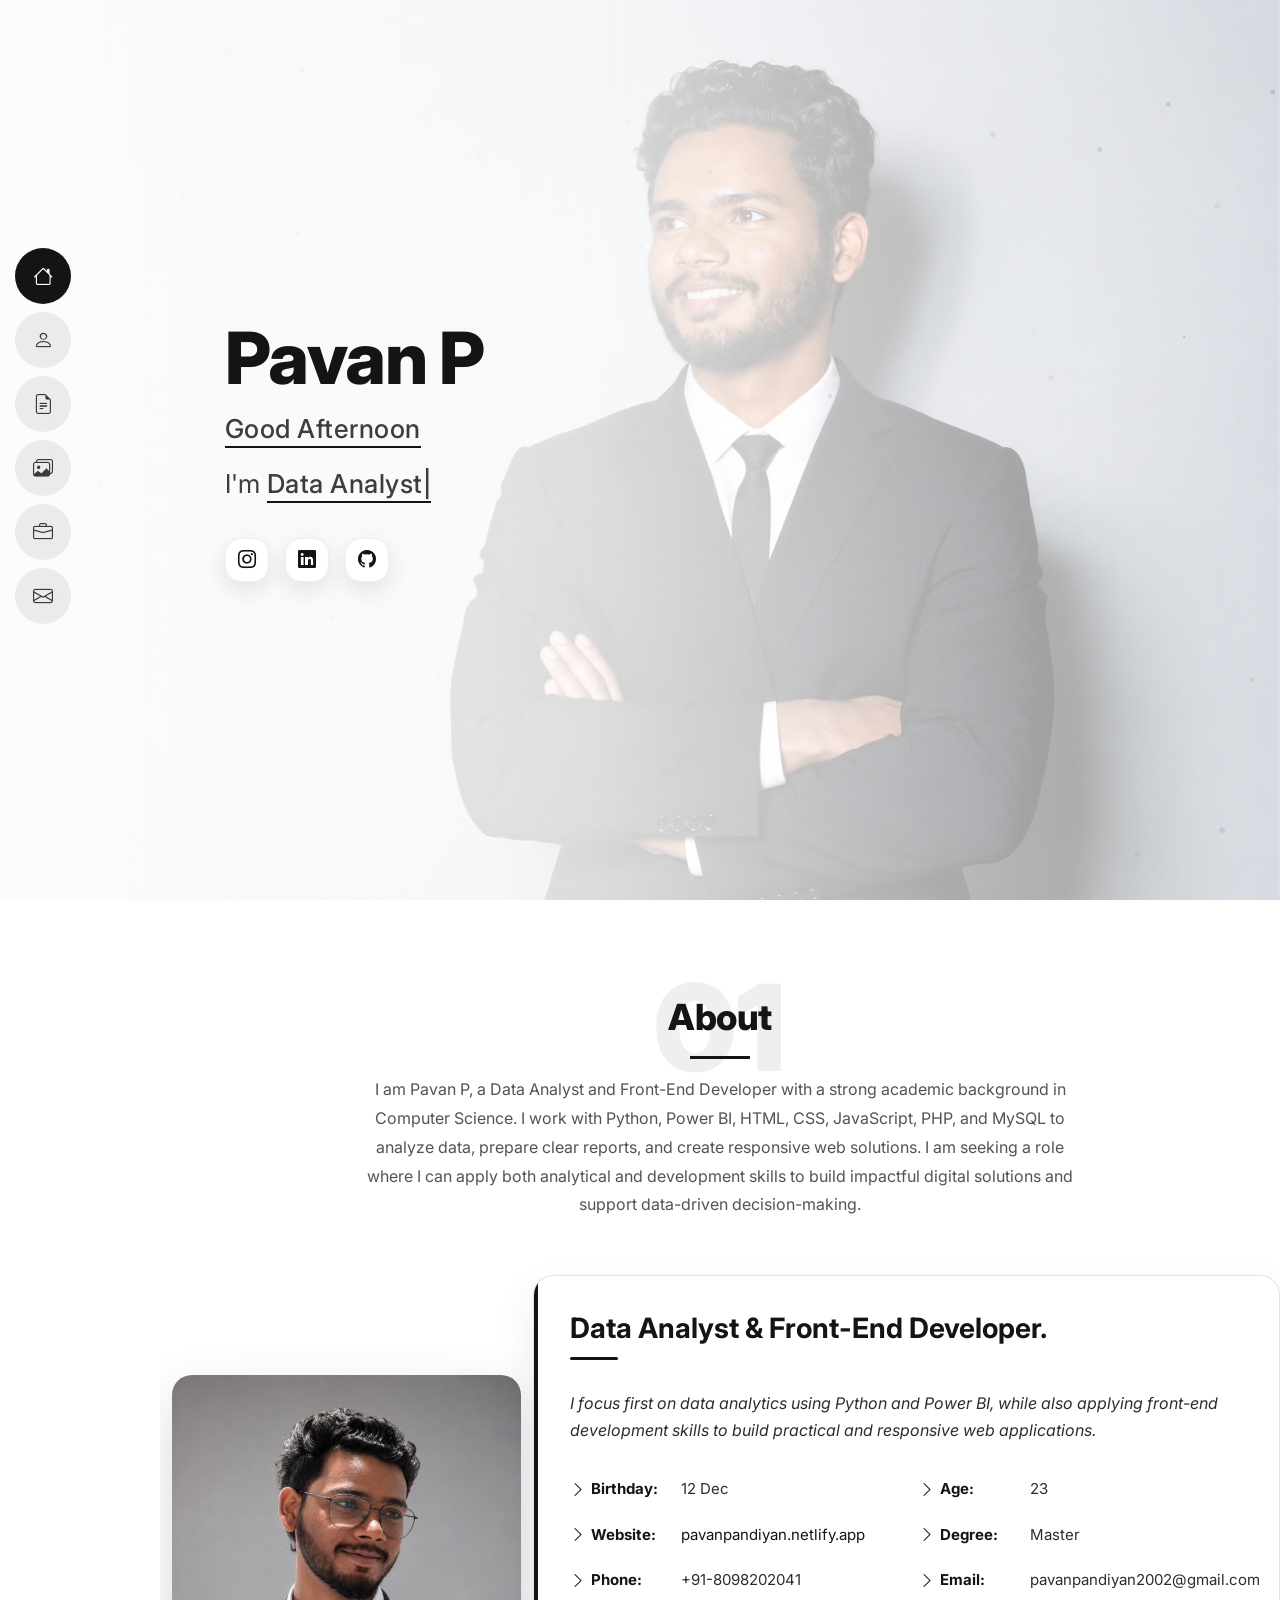
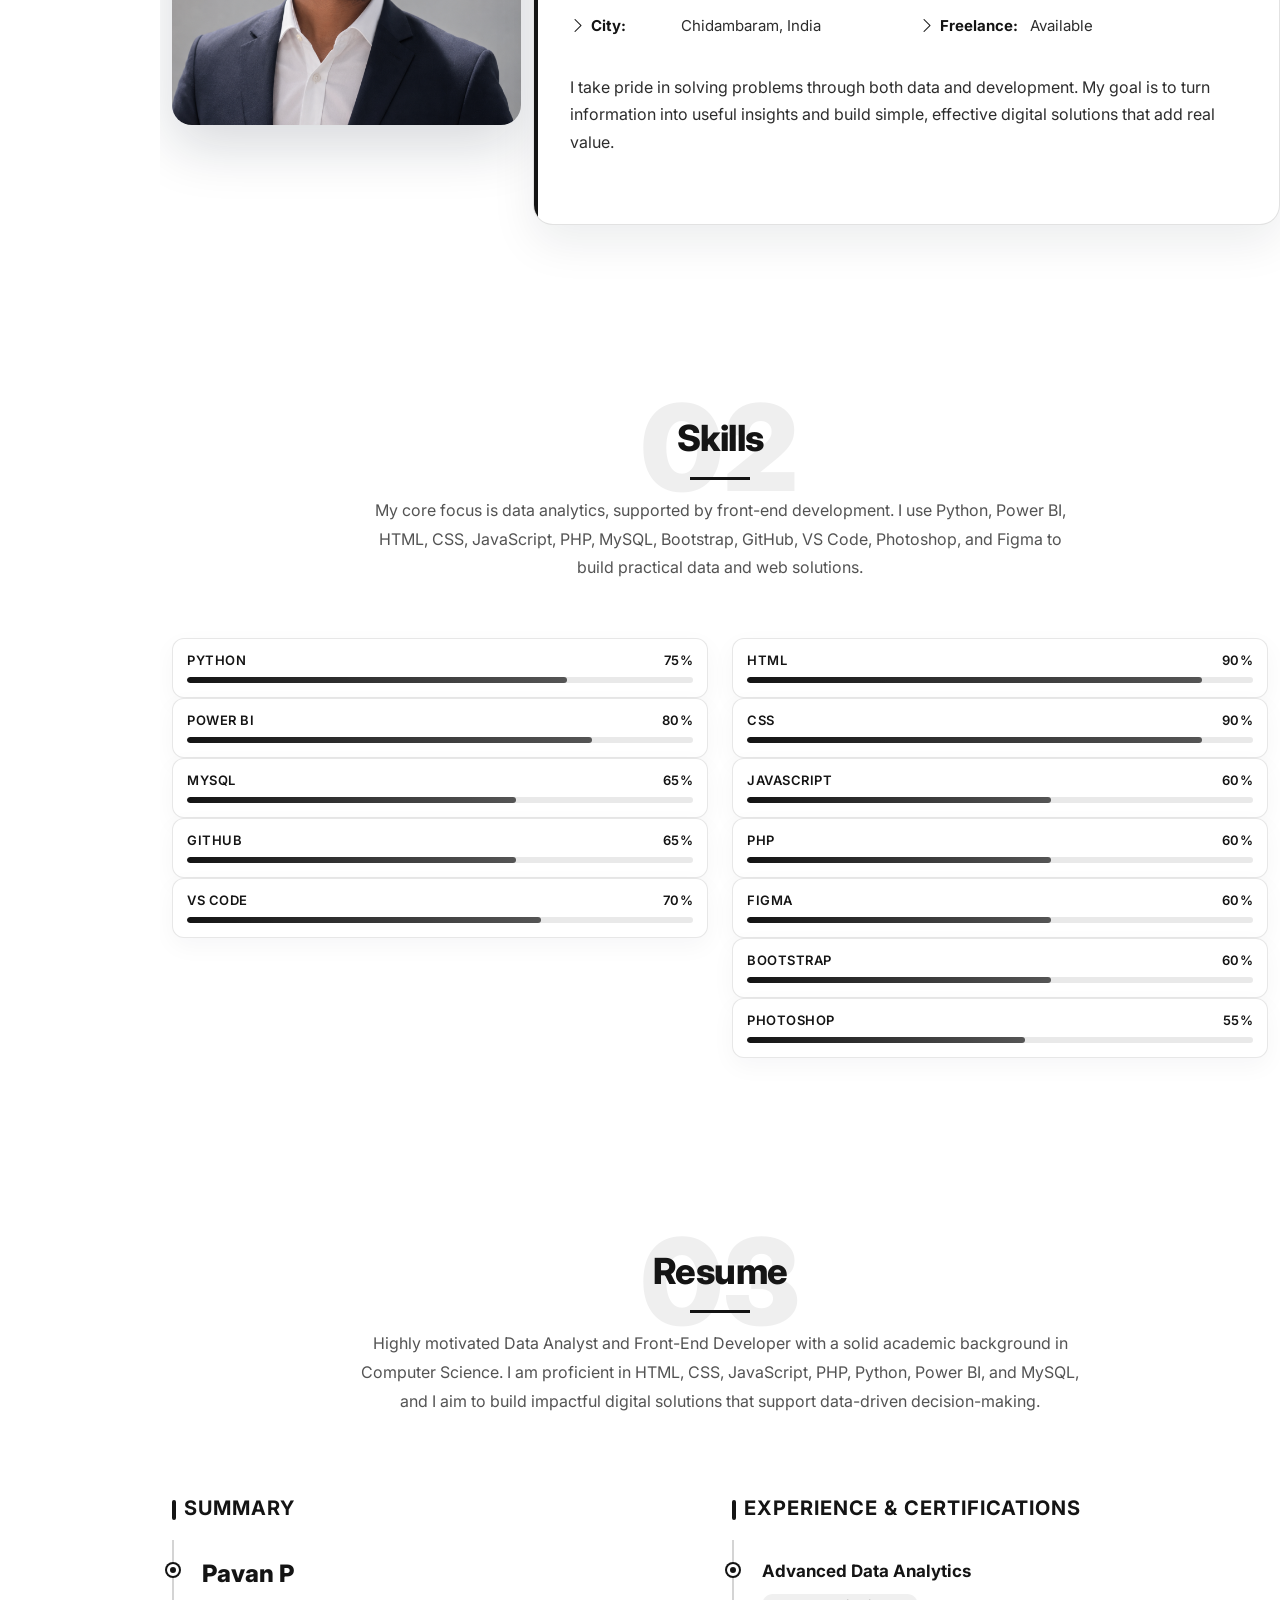
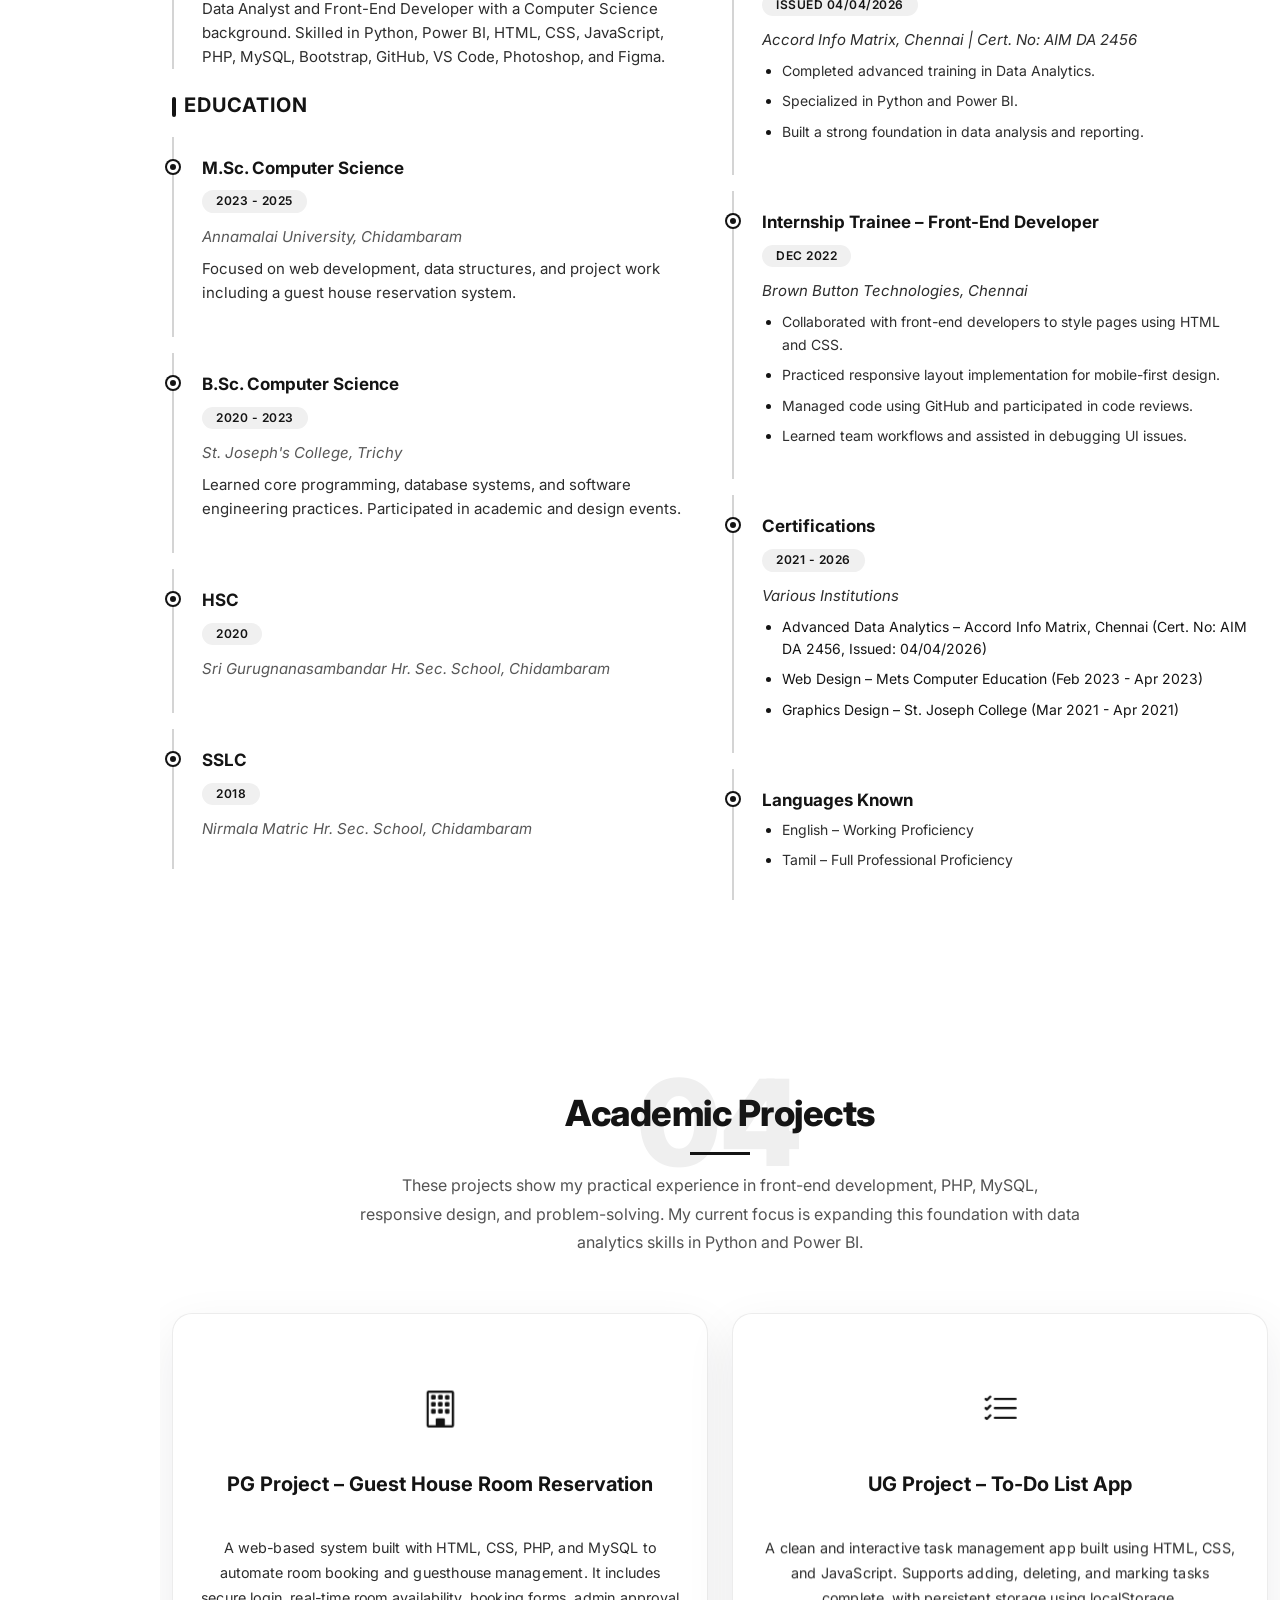
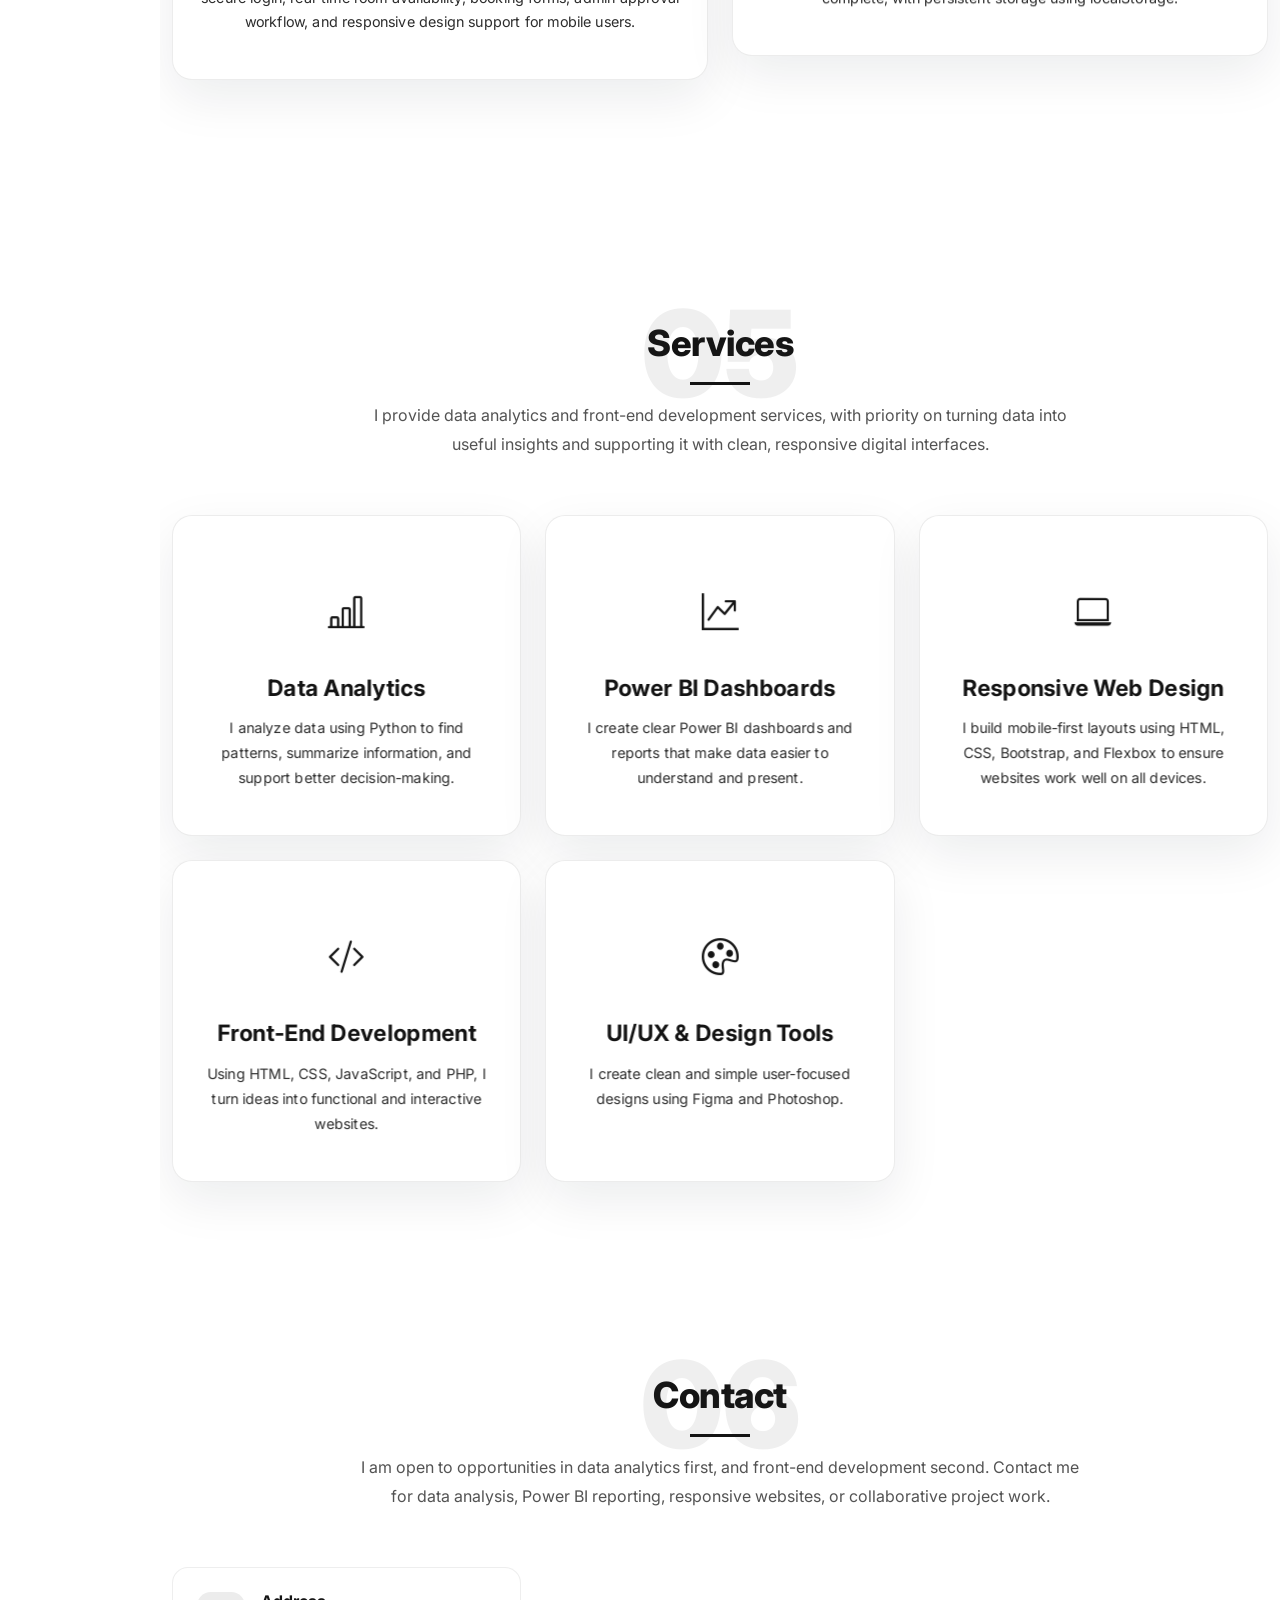
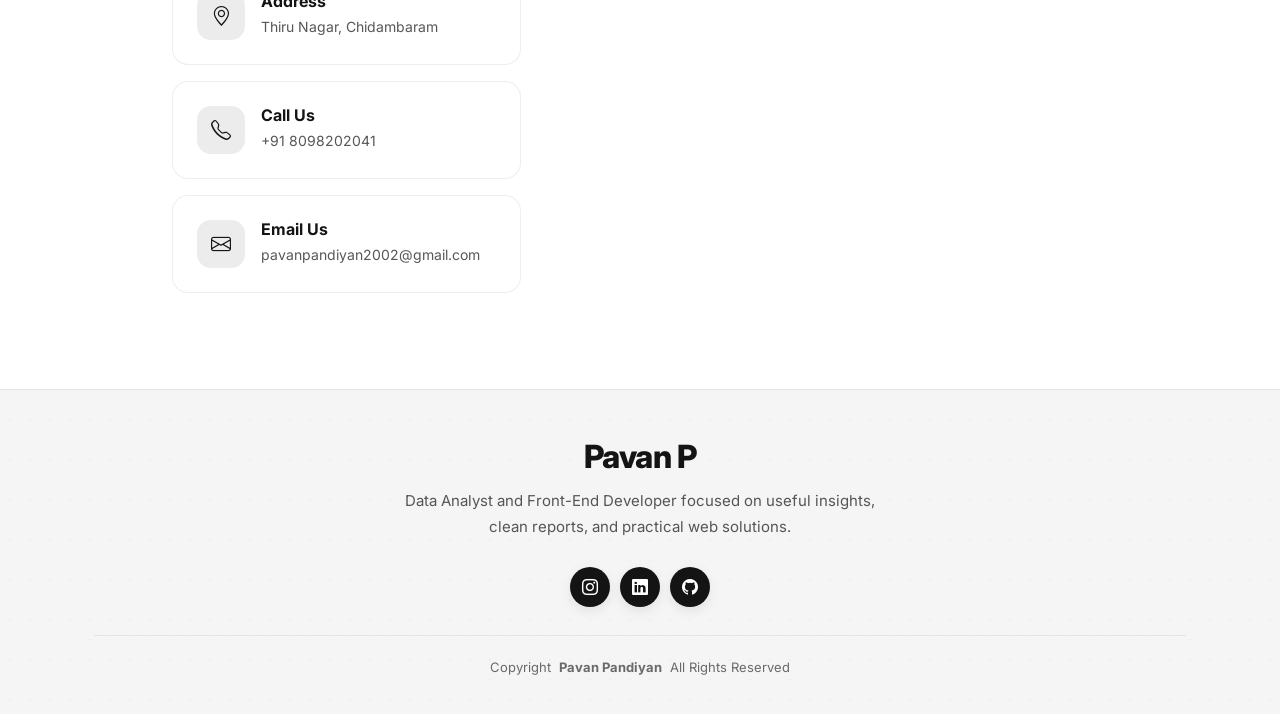
<file: index.html>
<!DOCTYPE html>
<html lang="en">

<head>
  <meta charset="utf-8">
  <meta content="width=device-width, initial-scale=1.0" name="viewport">
  <title>Pavan P | Data Analyst Portfolio</title>
  <meta content="" name="description">
  <meta content="" name="keywords">

  <link rel="icon" href="img/p3.png" type="image/x-icon">
  <!-- Fonts -->
  <link href="https://fonts.googleapis.com" rel="preconnect">
  <link href="https://fonts.gstatic.com" rel="preconnect" crossorigin>
  <link href="https://fonts.googleapis.com/css2?family=Inter:ital,opsz,wght@0,14..32,100..900;1,14..32,100..900&family=Space+Grotesk:wght@300..700&display=swap" rel="stylesheet">

  <!-- Vendor CSS Files -->
  <link href="assets/vendor/bootstrap/css/bootstrap.min.css" rel="stylesheet">
  <link href="assets/vendor/bootstrap-icons/bootstrap-icons.css" rel="stylesheet">
  <link href="assets/vendor/aos/aos.css" rel="stylesheet">
  <link href="assets/vendor/glightbox/css/glightbox.min.css" rel="stylesheet">
  <link href="assets/vendor/swiper/swiper-bundle.min.css" rel="stylesheet">

  <!-- Main CSS File -->
  <link href="assets/css/main.css" rel="stylesheet">

  <!-- =======================================================
  * Template Name: MyResume
  * Template URL: https://bootstrapmade.com/free-html-bootstrap-template-my-resume/
  * Updated: Jun 29 2024 with Bootstrap v5.3.3
  * Author: BootstrapMade.com
  * License: https://bootstrapmade.com/license/
  ======================================================== -->
</head>

<body class="index-page">

  <header id="header" class="header d-flex flex-column justify-content-center">

    <i class="header-toggle d-xl-none bi bi-list"></i>

    <nav id="navmenu" class="navmenu">
      <ul>
      <li><a href="#hero" class="active"><i class="bi bi-house navicon"></i><span>Home</span></a></li>
      <li><a href="#about"><i class="bi bi-person navicon"></i><span>About</span></a></li>
      <li><a href="#resume"><i class="bi bi-file-earmark-text navicon"></i><span>Resume</span></a></li>
      <li><a href="#AcademicProjects"><i class="bi bi-images navicon"></i><span>Academic Projects</span></a></li>
      <li><a href="#services"><i class="bi bi-briefcase navicon"></i><span>Services</span></a></li>
      <li><a href="#contact"><i class="bi bi-envelope navicon"></i><span>Contact</span></a></li>
      </ul>
    </nav>

  </header>

  <!-- Scroll Progress -->
  <div class="scroll-progress"></div>

  <main class="main">

    <!-- Hero Section -->
    <section id="hero" class="hero section light-background">

       <img src="img/retouch_2026060323413696.jpg" alt="">
      <canvas id="particle-canvas"></canvas>

      <div class="container" data-aos="zoom-out">
        <div class="row justify-content-center">
          <div class="col-lg-9">
            <h2>Pavan P</h2>
            <p class="hero-subtitle"><span class="greeting"></span></p>
            <p>I'm <span class="typed" data-typed-items="Data Analyst, Front-End Developer, Power BI Analyst">Data Analyst</span><span class="typed-cursor typed-cursor--blink" aria-hidden="true"></span></p>
            <div class="social-links">
              <a href="https://www.instagram.com/j_p__pavan/"><i class="bi bi-instagram"></i></a>
              <a href="https://www.linkedin.com/in/pavan-p-49509325a"><i class="bi bi-linkedin"></i></a>
              <a href="https://github.com/PavanPandiyan"><i class="bi bi-github"></i></a>
            </div>
          </div>
        </div>
      </div>

    </section><!-- /Hero Section -->

    <!-- About Section -->
    <section id="about" class="about section">

      <!-- Section Title -->
      <div class="container section-title" data-aos="fade-up">
        <h2 data-num="01">About</h2>
        <p>I am Pavan P, a Data Analyst and Front-End Developer with a strong academic background in Computer Science. I work with Python, Power BI, HTML, CSS, JavaScript, PHP, and MySQL to analyze data, prepare clear reports, and create responsive web solutions. I am seeking a role where I can apply both analytical and development skills to build impactful digital solutions and support data-driven decision-making.</p>
      </div><!-- End Section Title -->

      <div class="container" data-aos="fade-up" data-aos-delay="100">

        <div class="row gy-4 justify-content-center">
          <div class="col-lg-4">
            <img src="img/file_000000006ec4720982db31fe493a6f51.png" class="img-fluid" alt="">
          </div>
          <div class="col-lg-8 content">
            <h2>Data Analyst & Front-End Developer.</h2>
            <p class="fst-italic py-3">
              I focus first on data analytics using Python and Power BI, while also applying front-end development skills to build practical and responsive web applications.
            </p>
            <div class="row">
              <div class="col-lg-6">
                <ul>
                  <li><i class="bi bi-chevron-right"></i> <strong>Birthday:</strong> <span>12 Dec</span></li>
                  <li><i class="bi bi-chevron-right"></i> <strong>Website:</strong> <a href="https://pavanpandiyan.netlify.app/">pavanpandiyan.netlify.app</a></li>
                  <li><i class="bi bi-chevron-right"></i> <strong>Phone:</strong> <span>+91-8098202041</span></li>
                  <li><i class="bi bi-chevron-right"></i> <strong>City:</strong> <span>Chidambaram, India</span></li>
                </ul>
              </div>
              <div class="col-lg-6">
                <ul>
                  <li><i class="bi bi-chevron-right"></i> <strong>Age:</strong> <span class="live-age">23</span></li>
                  <li><i class="bi bi-chevron-right"></i> <strong>Degree:</strong> <span>Master</span></li>
                  <li><i class="bi bi-chevron-right"></i> <strong>Email:</strong> <span>pavanpandiyan2002@gmail.com</span></li>
                  <li><i class="bi bi-chevron-right"></i> <strong>Freelance:</strong> <span>Available</span></li>
                </ul>
              </div>
            </div>
            <p class="py-3">
              I take pride in solving problems through both data and development. My goal is to turn information into useful insights and build simple, effective digital solutions that add real value.
            </p>
          </div>
        </div>

      </div>

    </section><!-- /About Section -->


    <!-- Skills Section -->
    <section id="skills" class="skills section">

      <!-- Section Title -->
      <div class="container section-title" data-aos="fade-up">
        <h2 data-num="02">Skills</h2>
        <p>My core focus is data analytics, supported by front-end development. I use Python, Power BI, HTML, CSS, JavaScript, PHP, MySQL, Bootstrap, GitHub, VS Code, Photoshop, and Figma to build practical data and web solutions.</p>
      </div><!-- End Section Title -->

      <div class="container" data-aos="fade-up" data-aos-delay="100">

        <div class="row skills-content skills-animation">

          <div class="col-lg-6">

            <div class="progress">
              <span class="skill"><span>Python</span> <i class="val">75%</i></span>
              <div class="progress-bar-wrap">
                <div class="progress-bar" role="progressbar" aria-valuenow="75" aria-valuemin="0" aria-valuemax="100"></div>
              </div>
            </div><!-- End Skills Item -->

            <div class="progress">
              <span class="skill"><span>Power BI</span> <i class="val">80%</i></span>
              <div class="progress-bar-wrap">
                <div class="progress-bar" role="progressbar" aria-valuenow="80" aria-valuemin="0" aria-valuemax="100"></div>
              </div>
            </div><!-- End Skills Item -->

            <div class="progress">
              <span class="skill"><span>MySQL</span> <i class="val">65%</i></span>
              <div class="progress-bar-wrap">
                <div class="progress-bar" role="progressbar" aria-valuenow="65" aria-valuemin="0" aria-valuemax="100"></div>
              </div>
            </div><!-- End Skills Item -->

            <div class="progress">
              <span class="skill"><span>GitHub</span> <i class="val">65%</i></span>
              <div class="progress-bar-wrap">
                <div class="progress-bar" role="progressbar" aria-valuenow="65" aria-valuemin="0" aria-valuemax="100"></div>
              </div>
            </div><!-- End Skills Item -->

            <div class="progress">
              <span class="skill"><span>VS Code</span> <i class="val">70%</i></span>
              <div class="progress-bar-wrap">
                <div class="progress-bar" role="progressbar" aria-valuenow="70" aria-valuemin="0" aria-valuemax="100"></div>
              </div>
            </div><!-- End Skills Item -->

          </div>

          <div class="col-lg-6">

            <div class="progress">
              <span class="skill"><span>HTML</span> <i class="val">90%</i></span>
              <div class="progress-bar-wrap">
                <div class="progress-bar" role="progressbar" aria-valuenow="90" aria-valuemin="0" aria-valuemax="100"></div>
              </div>
            </div><!-- End Skills Item -->

            <div class="progress">
              <span class="skill"><span>CSS</span> <i class="val">90%</i></span>
              <div class="progress-bar-wrap">
                <div class="progress-bar" role="progressbar" aria-valuenow="90" aria-valuemin="0" aria-valuemax="100"></div>
              </div>
            </div><!-- End Skills Item -->

            <div class="progress">
              <span class="skill"><span>JavaScript</span> <i class="val">60%</i></span>
              <div class="progress-bar-wrap">
                <div class="progress-bar" role="progressbar" aria-valuenow="60" aria-valuemin="0" aria-valuemax="100"></div>
              </div>
            </div><!-- End Skills Item -->

            <div class="progress">
              <span class="skill"><span>PHP</span> <i class="val">60%</i></span>
              <div class="progress-bar-wrap">
                <div class="progress-bar" role="progressbar" aria-valuenow="60" aria-valuemin="0" aria-valuemax="100"></div>
              </div>
            </div><!-- End Skills Item -->

            <div class="progress">
              <span class="skill"><span>Figma</span> <i class="val">60%</i></span>
              <div class="progress-bar-wrap">
                <div class="progress-bar" role="progressbar" aria-valuenow="60" aria-valuemin="0" aria-valuemax="100"></div>
              </div>
            </div><!-- End Skills Item -->

            <div class="progress">
              <span class="skill"><span>Bootstrap</span> <i class="val">60%</i></span>
              <div class="progress-bar-wrap">
                <div class="progress-bar" role="progressbar" aria-valuenow="60" aria-valuemin="0" aria-valuemax="100"></div>
              </div>
            </div><!-- End Skills Item -->

            <div class="progress">
              <span class="skill"><span>Photoshop</span> <i class="val">55%</i></span>
              <div class="progress-bar-wrap">
                <div class="progress-bar" role="progressbar" aria-valuenow="55" aria-valuemin="0" aria-valuemax="100"></div>
              </div>
            </div><!-- End Skills Item -->

          </div>

        </div>

      </div>

    </section><!-- /Skills Section -->

    <!-- Resume Section -->
    <section id="resume" class="resume section">

      <!-- Section Title -->
      <div class="container section-title" data-aos="fade-up">
        <h2 data-num="03">Resume</h2>
        <p>Highly motivated Data Analyst and Front-End Developer with a solid academic background in Computer Science. I am proficient in HTML, CSS, JavaScript, PHP, Python, Power BI, and MySQL, and I aim to build impactful digital solutions that support data-driven decision-making.</p>
      </div><!-- End Section Title -->

      <div class="container">

        <div class="row">

          <div class="col-lg-6" data-aos="fade-up" data-aos-delay="100">
            <h3 class="resume-title">Summary</h3>

            <div class="resume-item pb-0">
        <h2 class="resume-name">Pavan P</h2>
<p class="resume-summary">
  Data Analyst and Front-End Developer with a Computer Science background. Skilled in Python, Power BI, HTML, CSS, JavaScript, PHP, MySQL, Bootstrap, GitHub, VS Code, Photoshop, and Figma.
</p>

            </div><!-- Edn Resume Item -->

            <h3 class="resume-title">Education</h3>
            <div class="resume-item">
               <h4>M.Sc. Computer Science</h4>
    <h5>2023 - 2025</h5>
    <p class="institution">Annamalai University, Chidambaram</p>
    <p>Focused on web development, data structures, and project work including a guest house reservation system.</p>
            </div><!-- Edn Resume Item -->

            <div class="resume-item">
               <h4>B.Sc. Computer Science</h4>
    <h5>2020 - 2023</h5>
    <p class="institution">St. Joseph's College, Trichy</p>
    <p>Learned core programming, database systems, and software engineering practices. Participated in academic and design events.</p>
            </div><!-- Edn Resume Item -->

            <div class="resume-item">
               <h4>HSC</h4>
    <h5>2020</h5>
    <p class="institution">Sri Gurugnanasambandar Hr. Sec. School, Chidambaram</p>
            </div><!-- Edn Resume Item -->

            <div class="resume-item">
               <h4>SSLC</h4>
    <h5>2018</h5>
    <p class="institution">Nirmala Matric Hr. Sec. School, Chidambaram</p>
            </div><!-- Edn Resume Item -->

          </div>

          <div class="col-lg-6" data-aos="fade-up" data-aos-delay="200">
  <h3 class="resume-title">Experience & Certifications</h3>

  <div class="resume-item">
    <h4>Advanced Data Analytics</h4>
    <h5>Issued 04/04/2026</h5>
    <p><em>Accord Info Matrix, Chennai | Cert. No: AIM DA 2456</em></p>
    <ul>
      <li>Completed advanced training in Data Analytics.</li>
      <li>Specialized in Python and Power BI.</li>
      <li>Built a strong foundation in data analysis and reporting.</li>
    </ul>
  </div><!-- End Resume Item -->

  <div class="resume-item">
    <h4>Internship Trainee – Front-End Developer</h4>
    <h5>Dec 2022</h5>
    <p><em>Brown Button Technologies, Chennai</em></p>
    <ul>
      <li>Collaborated with front-end developers to style pages using HTML and CSS.</li>
      <li>Practiced responsive layout implementation for mobile-first design.</li>
      <li>Managed code using GitHub and participated in code reviews.</li>
      <li>Learned team workflows and assisted in debugging UI issues.</li>
    </ul>
  </div><!-- End Resume Item -->

<div class="resume-item">
  <h4>Certifications</h4>
  <h5>2021 - 2026</h5>
  <p><em>Various Institutions</em></p>
  <ul>
    <li>
      <a href="#" data-bs-toggle="modal" data-bs-target="#dataAnalystCertificateModal">
        Advanced Data Analytics – Accord Info Matrix, Chennai (Cert. No: AIM DA 2456, Issued: 04/04/2026)
      </a>
    </li>
    <li>
      <a href="#" data-bs-toggle="modal" data-bs-target="#webDesignCertificateModal">
        Web Design – Mets Computer Education (Feb 2023 - Apr 2023)
      </a>
    </li>
    <li>
      <a href="#" data-bs-toggle="modal" data-bs-target="#graphicsDesignCertificateModal">
        Graphics Design – St. Joseph College (Mar 2021 - Apr 2021)
      </a>
    </li>
  </ul>
</div><!-- End Resume Item -->

<div class="resume-item">
  <h4>Languages Known</h4>
  <ul>
    <li>English – Working Proficiency</li>
    <li>Tamil – Full Professional Proficiency</li>
  </ul>
</div><!-- End Resume Item -->


</div>


        </div>

      </div>
    </section><!-- /Resume Section -->

<section id="AcademicProjects" class="services section">

  <!-- Section Title -->
  <div class="container section-title" data-aos="fade-up">
    <h2 data-num="04">Academic Projects</h2>
    <p>
      These projects show my practical experience in front-end development, PHP, MySQL, responsive design, and problem-solving. My current focus is expanding this foundation with data analytics skills in Python and Power BI.
    </p>
  </div><!-- End Section Title -->

  <div class="container">
    <div class="init-swiper">
      <div class="swiper-wrapper">

        <!-- PG Project -->
        <div class="swiper-slide">
          <div class="service-item item-cyan position-relative" style="height: 100%;">
            <div class="icon">
              <svg width="100" height="100" viewBox="0 0 600 600">
                <path fill="#f5f5f5" d="..."></path>
              </svg>
              <i class="bi bi-building"></i>
            </div>
            <a href="https://github.com/PavanPandiyan/AU_Room_Reservation" class="stretched-link" target="_blank">
              <h3>PG Project – Guest House Room Reservation</h3>
            </a>
            <p>
              A web-based system built with HTML, CSS, PHP, and MySQL to automate room booking and guesthouse management. It includes secure login, real-time room availability, booking forms, admin approval workflow, and responsive design support for mobile users.
            </p>
          </div>
        </div><!-- End PG Project Item -->

        <!-- UG Project -->
        <div class="swiper-slide">
          <div class="service-item item-orange position-relative" style="height: 100%;">
            <div class="icon">
              <svg width="100" height="100" viewBox="0 0 600 600">
                <path fill="#f5f5f5" d="..."></path>
              </svg>
              <i class="bi bi-list-check"></i>
            </div>
            <a href="https://github.com/PavanPandiyan/ToDo-List/tree/main/todo" class="stretched-link" target="_blank">
              <h3>UG Project – To-Do List App</h3>
            </a>
            <p>
              A clean and interactive task management app built using HTML, CSS, and JavaScript. Supports adding, deleting, and marking tasks complete, with persistent storage using localStorage.
            </p>
          </div>
        </div><!-- End UG Project Item -->

      </div>
      <div class="swiper-pagination"></div>
      <div class="swiper-button-next"></div>
      <div class="swiper-button-prev"></div>
      <div class="swiper-config" style="display:none;">
        {
          "slidesPerView": 1,
          "spaceBetween": 24,
          "loop": true,
          "autoplay": { "delay": 4000, "disableOnInteraction": false },
          "pagination": { "el": ".swiper-pagination", "clickable": true },
          "navigation": { "nextEl": ".swiper-button-next", "prevEl": ".swiper-button-prev" },
          "breakpoints": {
            "768": { "slidesPerView": 2 }
          }
        }
      </div>
    </div>
  </div>
</section>

<section id="services" class="services section">

  <!-- Section Title -->
  <div class="container section-title" data-aos="fade-up">
    <h2 data-num="05">Services</h2>
    <p>
      I provide data analytics and front-end development services, with priority on turning data into useful insights and supporting it with clean, responsive digital interfaces.
    </p>
  </div><!-- End Section Title -->

  <div class="container">
    <div class="row gy-4">

      <div class="col-lg-4 col-md-6" data-aos="fade-up" data-aos-delay="100">
        <div class="service-item item-cyan position-relative">
          <div class="icon">
            <!-- Icon + BG Shape -->
            <svg width="100" height="100" viewBox="0 0 600 600" xmlns="http://www.w3.org/2000/svg">
              <path stroke="none" fill="#f5f5f5" d="..."></path>
            </svg>
            <i class="bi bi-bar-chart-line"></i>
          </div>
          <h3>Data Analytics</h3>
          <p>I analyze data using Python to find patterns, summarize information, and support better decision-making.</p>
        </div>
      </div><!-- End Service Item -->

      <div class="col-lg-4 col-md-6" data-aos="fade-up" data-aos-delay="200">
        <div class="service-item item-orange position-relative">
          <div class="icon">
            <svg width="100" height="100" viewBox="0 0 600 600"><path fill="#f5f5f5" d="..."></path></svg>
            <i class="bi bi-graph-up-arrow"></i>
          </div>
          <h3>Power BI Dashboards</h3>
          <p>I create clear Power BI dashboards and reports that make data easier to understand and present.</p>
        </div>
      </div><!-- End Service Item -->

      <div class="col-lg-4 col-md-6" data-aos="fade-up" data-aos-delay="300">
        <div class="service-item item-teal position-relative">
          <div class="icon">
            <svg width="100" height="100" viewBox="0 0 600 600"><path fill="#f5f5f5" d="..."></path></svg>
            <i class="bi bi-laptop"></i>
          </div>
          <h3>Responsive Web Design</h3>
          <p>I build mobile-first layouts using HTML, CSS, Bootstrap, and Flexbox to ensure websites work well on all devices.</p>
        </div>
      </div><!-- End Service Item -->

      <div class="col-lg-4 col-md-6" data-aos="fade-up" data-aos-delay="400">
        <div class="service-item item-red position-relative">
          <div class="icon">
            <svg width="100" height="100" viewBox="0 0 600 600"><path fill="#f5f5f5" d="..."></path></svg>
            <i class="bi bi-code-slash"></i>
          </div>
        <h3>Front-End Development</h3>
          <p>Using HTML, CSS, JavaScript, and PHP, I turn ideas into functional and interactive websites.</p>
        </div>
      </div><!-- End Service Item -->

      <div class="col-lg-4 col-md-6" data-aos="fade-up" data-aos-delay="500">
        <div class="service-item item-indigo position-relative">
          <div class="icon">
            <svg width="100" height="100" viewBox="0 0 600 600"><path fill="#f5f5f5" d="..."></path></svg>
            <i class="bi bi-palette"></i>
          </div>
          <h3>UI/UX & Design Tools</h3>
          <p>I create clean and simple user-focused designs using Figma and Photoshop.</p>
        </div>
      </div><!-- End Service Item -->

    </div>
  </div>
</section><!-- /Services Section -->


  

    <!-- Contact Section -->
    <section id="contact" class="contact section">

      <!-- Section Title -->
      <div class="container section-title" data-aos="fade-up">
        <h2 data-num="06">Contact</h2>
        <p>
  I am open to opportunities in data analytics first, and front-end development second. Contact me for data analysis, Power BI reporting, responsive websites, or collaborative project work.
</p>

      </div><!-- End Section Title -->

      <div class="container" data-aos="fade" data-aos-delay="100">

        <div class="row gy-4">

          <div class="col-lg-4">
            <div class="info-item d-flex" data-aos="fade-up" data-aos-delay="200">
              <i class="bi bi-geo-alt flex-shrink-0"></i>
              <div>
                <h3>Address</h3>
                <p>Thiru Nagar, Chidambaram</p>
              </div>
            </div><!-- End Info Item -->

            <div class="info-item d-flex" data-aos="fade-up" data-aos-delay="300">
              <i class="bi bi-telephone flex-shrink-0"></i>
              <div>
                <h3>Call Us</h3>
                <p>+91 8098202041</p>
              </div>
            </div><!-- End Info Item -->

            <div class="info-item d-flex" data-aos="fade-up" data-aos-delay="400">
              <i class="bi bi-envelope flex-shrink-0"></i>
              <div>
                <h3>Email Us</h3>
                <p>pavanpandiyan2002@gmail.com</p>
              </div>
            </div><!-- End Info Item -->

          </div>

        

        </div>

      </div>

    </section><!-- /Contact Section -->

  </main>

  <div class="modal fade certificate-modal" id="dataAnalystCertificateModal" tabindex="-1" aria-labelledby="dataAnalystCertificateModalLabel" aria-hidden="true">
    <div class="modal-dialog modal-xl modal-dialog-centered">
      <div class="modal-content">
        <div class="modal-header">
          <h5 class="modal-title" id="dataAnalystCertificateModalLabel">Advanced Data Analytics Certificate</h5>
          <button type="button" class="btn-close" data-bs-dismiss="modal" aria-label="Close"></button>
        </div>
        <div class="modal-body">
          <object data="certificates/Data Analyst Certificate.pdf#toolbar=0&navpanes=0&scrollbar=0&view=Fit" type="application/pdf">
            <a href="certificates/Data Analyst Certificate.pdf">View Data Analyst Certificate</a>
          </object>
        </div>
      </div>
    </div>
  </div>

  <div class="modal fade certificate-modal" id="webDesignCertificateModal" tabindex="-1" aria-labelledby="webDesignCertificateModalLabel" aria-hidden="true">
    <div class="modal-dialog modal-xl modal-dialog-centered">
      <div class="modal-content">
        <div class="modal-header">
          <h5 class="modal-title" id="webDesignCertificateModalLabel">Web Design Certificate</h5>
          <button type="button" class="btn-close" data-bs-dismiss="modal" aria-label="Close"></button>
        </div>
        <div class="modal-body">
          <object data="certificates/pavan web design certificate.pdf#toolbar=0&navpanes=0&scrollbar=0&view=Fit" type="application/pdf">
            <a href="certificates/pavan web design certificate.pdf">View Web Design Certificate</a>
          </object>
        </div>
      </div>
    </div>
  </div>

  <div class="modal fade certificate-modal" id="graphicsDesignCertificateModal" tabindex="-1" aria-labelledby="graphicsDesignCertificateModalLabel" aria-hidden="true">
    <div class="modal-dialog modal-xl modal-dialog-centered">
      <div class="modal-content">
        <div class="modal-header">
          <h5 class="modal-title" id="graphicsDesignCertificateModalLabel">Graphics Design Certificate</h5>
          <button type="button" class="btn-close" data-bs-dismiss="modal" aria-label="Close"></button>
        </div>
        <div class="modal-body">
          <object data="certificates/Pavan Graphics Design.pdf#toolbar=0&navpanes=0&scrollbar=0&view=Fit" type="application/pdf">
            <a href="certificates/Pavan Graphics Design.pdf">View Graphics Design Certificate</a>
          </object>
        </div>
      </div>
    </div>
  </div>

  <footer id="footer" class="footer position-relative light-background">
    <div class="container">
      <h3 class="sitename">Pavan P</h3>
      <p>Data Analyst and Front-End Developer focused on useful insights, clean reports, and practical web solutions.</p>
      <div class="social-links d-flex justify-content-center">
        <a href="https://www.instagram.com/j_p__pavan/"><i class="bi bi-instagram"></i></a>
              <a href="https://www.linkedin.com/in/pavan-p-49509325a"><i class="bi bi-linkedin"></i></a>
              <a href="https://github.com/PavanPandiyan"><i class="bi bi-github"></i></a>
      </div>
      <div class="container">
        <div class="copyright">
          <span>Copyright</span> <strong class="px-1 sitename">Pavan Pandiyan</strong> <span>All Rights Reserved</span>
        </div>
      </div>
    </div>
  </footer>

  <!-- Scroll Top -->
  <a href="#" id="scroll-top" class="scroll-top d-flex align-items-center justify-content-center"><i class="bi bi-arrow-up-short"></i></a>

  <!-- Preloader -->
  <div id="preloader">
    <div class="preloader-inner">
      <div class="preloader-logo">
        <span>P</span><span>a</span><span>v</span><span>a</span><span>n</span>
        <span class="preloader-dot">•</span>
        <span>P</span>
      </div>
      <div class="preloader-line"></div>
      <div class="preloader-bar"></div>
    </div>
  </div>

  <!-- Vendor JS Files -->
  <script src="assets/vendor/bootstrap/js/bootstrap.bundle.min.js"></script>
  <script src="assets/vendor/php-email-form/validate.js"></script>
  <script src="assets/vendor/aos/aos.js"></script>
  <script src="assets/vendor/typed.js/typed.umd.js"></script>
  <script src="assets/vendor/purecounter/purecounter_vanilla.js"></script>
  <script src="assets/vendor/waypoints/noframework.waypoints.js"></script>
  <script src="assets/vendor/glightbox/js/glightbox.min.js"></script>
  <script src="assets/vendor/imagesloaded/imagesloaded.pkgd.min.js"></script>
  <script src="assets/vendor/isotope-layout/isotope.pkgd.min.js"></script>
  <script src="assets/vendor/swiper/swiper-bundle.min.js"></script>

  <!-- Main JS File -->
  <script src="assets/js/main.js"></script>

</body>

</html>
</file>
<file: assets/css/main.css>
/**
* Pavan P — Portfolio Theme
* Professional monochrome design with unique visual identity
*/

/*--------------------------------------------------------------
# Font & Color Variables
--------------------------------------------------------------*/
:root {
  --default-font: "Inter", system-ui, -apple-system, "Segoe UI", Roboto, "Helvetica Neue", Arial, sans-serif;
  --heading-font: "Inter", sans-serif;
  --nav-font: "Inter", sans-serif;
}

:root {
  --background-color: #ffffff;
  --default-color: #2d2d2d;
  --heading-color: #141414;
  --accent-color: #141414;
  --surface-color: #ffffff;
  --contrast-color: #ffffff;
}

:root {
  --nav-color: #3a3a3a;
  --nav-hover-color: #141414;
  --nav-mobile-background-color: #ffffff;
  --nav-dropdown-background-color: #ffffff;
  --nav-dropdown-color: #212529;
  --nav-dropdown-hover-color: #141414;
}

.light-background {
  --background-color: #f5f5f5;
  --surface-color: #ffffff;
}

.dark-background {
  --background-color: #060606;
  --default-color: #ffffff;
  --heading-color: #ffffff;
  --surface-color: #1a1a1a;
  --contrast-color: #ffffff;
}

:root { scroll-behavior: smooth; }

/*--------------------------------------------------------------
# General Styling
--------------------------------------------------------------*/
body {
  color: var(--default-color);
  background-color: var(--background-color);
  font-family: var(--default-font);
  line-height: 1.7;
  -webkit-font-smoothing: antialiased;
  -moz-osx-font-smoothing: grayscale;
}

::selection {
  background: #141414;
  color: #ffffff;
}

::-webkit-scrollbar { width: 6px; }
::-webkit-scrollbar-track { background: #f0f0f0; }
::-webkit-scrollbar-thumb { background: #888; border-radius: 3px; }
::-webkit-scrollbar-thumb:hover { background: #555; }

a { color: var(--accent-color); text-decoration: none; transition: 0.3s; }
a:hover { color: color-mix(in srgb, var(--accent-color), transparent 25%); }

h1, h2, h3, h4, h5, h6 { color: var(--heading-color); font-family: var(--heading-font); }

/* Subtle background pattern on light sections */
.light-background {
  background-image: radial-gradient(rgba(0,0,0,0.03) 1px, transparent 1px);
  background-size: 20px 20px;
}

/* PHP Email Form Messages */
.php-email-form .error-message {
  display: none;
  background: #df1529;
  color: #ffffff;
  text-align: left;
  padding: 15px;
  margin-bottom: 24px;
  font-weight: 600;
}

.php-email-form .sent-message {
  display: none;
  color: #ffffff;
  background: #059652;
  text-align: center;
  padding: 15px;
  margin-bottom: 24px;
  font-weight: 600;
}

.php-email-form .loading {
  display: none;
  background: var(--surface-color);
  text-align: center;
  padding: 15px;
  margin-bottom: 24px;
}

.php-email-form .loading:before {
  content: "";
  display: inline-block;
  border-radius: 50%;
  width: 24px;
  height: 24px;
  margin: 0 10px -6px 0;
  border: 3px solid var(--accent-color);
  border-top-color: var(--surface-color);
  animation: php-email-form-loading 1s linear infinite;
}

@keyframes php-email-form-loading {
  0% { transform: rotate(0deg); }
  100% { transform: rotate(360deg); }
}

/*--------------------------------------------------------------
# Global Header & Navigation
--------------------------------------------------------------*/
.header {
  color: var(--default-color);
  position: fixed;
  top: 0;
  left: 0;
  bottom: 0;
  padding: 0 15px;
  transition: all ease-in-out 0.3s;
  overflow-y: auto;
  z-index: 997;
  min-width: 200px;
}

@media (max-width: 1199px) {
  .header {
    background-color: var(--background-color);
    border-right: 1px solid color-mix(in srgb, var(--default-color), transparent 90%);
    width: 300px;
    left: -100%;
    box-shadow: 4px 0 30px rgba(0, 0, 0, 0.08);
}

@media (hover: none) and (pointer: coarse) {
  .cursor-follower { display: none; }
}
}

@media (min-width: 1200px) and (max-width: 1600px) {
  .header~main { margin-left: 160px; }
  .header~main .hero { margin-left: -160px; width: 100vw; }
}

.header.header-show { left: 0; }

.header .header-toggle {
  color: var(--contrast-color);
  background-color: var(--accent-color);
  font-size: 22px;
  display: flex;
  align-items: center;
  justify-content: center;
  width: 40px;
  height: 40px;
  border-radius: 50%;
  cursor: pointer;
  position: fixed;
  top: 15px;
  right: 15px;
  z-index: 9999;
  transition: background-color 0.3s, transform 0.3s;
}

.header .header-toggle:hover {
  color: var(--contrast-color);
  background-color: color-mix(in srgb, var(--accent-color) 90%, white 15%);
  transform: scale(1.05);
}

/*--------------------------------------------------------------
# Navigation Menu
--------------------------------------------------------------*/
.navmenu { padding: 0; z-index: 9997; }

.navmenu ul {
  list-style: none;
  padding: 0 0 20px 0;
  margin: 0;
  width: 140px;
}

.navmenu a,
.navmenu a:focus {
  color: var(--nav-color);
  font-family: var(--nav-font);
  display: flex;
  align-items: center;
  padding: 10px 18px;
  margin-bottom: 8px;
  font-size: 15px;
  border-radius: 50px;
  background: color-mix(in srgb, var(--default-color), transparent 92%);
  height: 56px;
  width: 100%;
  overflow: hidden;
  transition: 0.3s;
}

.navmenu a i,
.navmenu a:focus i { font-size: 20px; }

.navmenu a span,
.navmenu a:focus span { padding: 0 5px 0 7px; }

@media (min-width: 992px) {
  .navmenu a,
  .navmenu a:focus { max-width: 56px; }
  .navmenu a span,
  .navmenu a:focus span { display: none; }
}

.navmenu a:hover,
.navmenu .active,
.navmenu .active:focus,
.navmenu li:hover>a {
  color: var(--contrast-color);
  background: var(--nav-hover-color);
}

.navmenu a:hover,
.navmenu li:hover>a {
  max-width: 100%;
  color: var(--contrast-color);
}

.navmenu a:hover span,
.navmenu li:hover>a span { display: block; }

/*--------------------------------------------------------------
# Global Footer
--------------------------------------------------------------*/
.footer {
  color: var(--default-color);
  background-color: var(--background-color);
  font-size: 14px;
  text-align: center;
  padding: 48px 0 36px;
  position: relative;
  border-top: 1px solid color-mix(in srgb, var(--default-color), transparent 92%);
}

.footer h3 {
  font-size: 32px;
  font-weight: 800;
  position: relative;
  padding: 0;
  margin: 0 0 12px 0;
  letter-spacing: -0.5px;
}

.footer p {
  font-size: 15px;
  line-height: 1.7;
  padding: 0;
  margin: 0 auto 28px;
  max-width: 480px;
  color: color-mix(in srgb, var(--default-color), transparent 20%);
}

.footer .social-links { margin: 0 0 28px; }

.footer .social-links a {
  font-size: 16px;
  display: inline-flex;
  align-items: center;
  justify-content: center;
  background: var(--accent-color);
  color: var(--contrast-color);
  line-height: 1;
  margin: 0 5px;
  border-radius: 50%;
  text-align: center;
  width: 40px;
  height: 40px;
  transition: 0.3s ease;
  box-shadow: 0 4px 12px rgba(0, 0, 0, 0.08);
}

.footer .social-links a:hover {
  background: color-mix(in srgb, var(--accent-color), transparent 20%);
  transform: translateY(-3px);
  box-shadow: 0 8px 20px rgba(0, 0, 0, 0.12);
}

.footer .copyright {
  padding-top: 20px;
  border-top: 1px solid color-mix(in srgb, var(--default-color), transparent 92%);
  font-size: 13px;
  color: color-mix(in srgb, var(--default-color), transparent 30%);
}

.footer .credits { font-size: 13px; padding-top: 5px; }

/*--------------------------------------------------------------
# Preloader
--------------------------------------------------------------*/
#preloader {
  position: fixed;
  inset: 0;
  z-index: 999999;
  overflow: hidden;
  background: #ffffff;
  transition: all 0.6s ease-out;
  display: flex;
  flex-direction: column;
  align-items: center;
  justify-content: center;
}

#preloader .preloader-inner { text-align: center; }

#preloader .preloader-logo {
  font-family: var(--heading-font);
  font-size: 56px;
  font-weight: 800;
  letter-spacing: 2px;
  color: #1a1a1a;
  margin-bottom: 0;
  display: flex;
  align-items: center;
  justify-content: center;
  gap: 2px;
}

#preloader .preloader-logo span {
  display: inline-block;
  opacity: 0;
  animation: preloader-letter 0.6s cubic-bezier(0.34, 1.56, 0.64, 1) forwards;
}

#preloader .preloader-logo span:nth-child(1) { animation-delay: 0.0s; }
#preloader .preloader-logo span:nth-child(2) { animation-delay: 0.12s; }
#preloader .preloader-logo span:nth-child(3) { animation-delay: 0.24s; }
#preloader .preloader-logo span:nth-child(4) { animation-delay: 0.36s; }
#preloader .preloader-logo span:nth-child(5) { animation-delay: 0.48s; }
#preloader .preloader-logo span:nth-child(7) { animation-delay: 0.72s; }

#preloader .preloader-logo .preloader-dot {
  font-size: 32px;
  color: #1a1a1a;
  margin: 0 10px;
  animation: preloader-dot 0.6s cubic-bezier(0.34, 1.56, 0.64, 1) forwards;
  animation-delay: 0.6s;
  opacity: 0;
  transform: scale(0);
}

#preloader .preloader-line {
  width: 0;
  height: 2px;
  background: #1a1a1a;
  margin: 20px auto 18px;
  border-radius: 2px;
  animation: preloader-line 0.5s ease-out forwards;
  animation-delay: 1.0s;
  opacity: 0;
}

#preloader .preloader-bar {
  width: 160px;
  height: 3px;
  background: #e5e5e5;
  border-radius: 3px;
  margin: 0 auto;
  overflow: hidden;
  position: relative;
  animation: preloader-bar 1.5s ease-in-out infinite;
  animation-delay: 1.2s;
  opacity: 0;
}

#preloader .preloader-bar::after {
  content: "";
  position: absolute;
  top: 0;
  left: -40%;
  width: 40%;
  height: 100%;
  background: linear-gradient(90deg, transparent, #1a1a1a, transparent);
  border-radius: 3px;
  animation: preloader-shimmer 1.5s ease-in-out infinite;
}

@keyframes preloader-letter {
  0% { opacity: 0; transform: translateY(50px) scale(0.5) rotate(12deg); filter: blur(4px); }
  50% { opacity: 1; filter: blur(0); }
  65% { transform: translateY(-6px) scale(1.06) rotate(-1deg); }
  80% { transform: translateY(2px) scale(0.98); }
  100% { opacity: 1; transform: translateY(0) scale(1) rotate(0deg); }
}

@keyframes preloader-dot {
  0% { opacity: 0; transform: scale(0) rotate(-180deg); }
  100% { opacity: 1; transform: scale(1) rotate(0deg); }
}

@keyframes preloader-line {
  0% { width: 0; opacity: 1; }
  100% { width: 180px; opacity: 1; }
}

@keyframes preloader-shimmer {
  0% { left: -40%; }
  50% { left: 100%; }
  100% { left: 100%; }
}

/*--------------------------------------------------------------
# Scroll Top Button
--------------------------------------------------------------*/
.scroll-top {
  position: fixed;
  visibility: hidden;
  opacity: 0;
  right: 15px;
  bottom: -15px;
  z-index: 99999;
  background-color: var(--accent-color);
  width: 44px;
  height: 44px;
  border-radius: 50px;
  transition: all 0.4s;
}

.scroll-top i { font-size: 24px; color: var(--contrast-color); line-height: 0; }

.scroll-top:hover {
  background-color: color-mix(in srgb, var(--accent-color), transparent 20%);
  color: var(--contrast-color);
}

.scroll-top.active { visibility: visible; opacity: 1; bottom: 15px; }

/*--------------------------------------------------------------
# Disable aos animation delay on mobile devices
--------------------------------------------------------------*/
@media screen and (max-width: 768px) {
  [data-aos-delay] { transition-delay: 0 !important; }
}

/*--------------------------------------------------------------
# Global Page Titles & Breadcrumbs
--------------------------------------------------------------*/
.page-title {
  --background-color: color-mix(in srgb, var(--default-color), transparent 96%);
  color: var(--default-color);
  background-color: var(--background-color);
  padding: 20px 0;
  position: relative;
}

.page-title h1 { font-size: 28px; font-weight: 700; margin: 0; }

.page-title .breadcrumbs ol {
  display: flex; flex-wrap: wrap; list-style: none; padding: 0 0 10px 0;
  margin: 0; font-size: 14px; font-weight: 400;
}

.page-title .breadcrumbs ol li+li { padding-left: 10px; }

.page-title .breadcrumbs ol li+li::before {
  content: "/"; display: inline-block; padding-right: 10px;
  color: color-mix(in srgb, var(--default-color), transparent 70%);
}

/*--------------------------------------------------------------
# Global Sections
--------------------------------------------------------------*/
section, .section {
  color: var(--default-color);
  background-color: var(--background-color);
  padding: 96px 0;
  overflow: clip;
}

/*--------------------------------------------------------------
# Global Section Titles — Editorial Design
--------------------------------------------------------------*/
.section-title {
  text-align: center;
  padding-bottom: 56px;
  position: relative;
}

.section-title h2 {
  font-size: 36px;
  font-weight: 800;
  margin-bottom: 16px;
  padding-bottom: 20px;
  position: relative;
  letter-spacing: -0.5px;
}

.section-title h2::before {
  content: attr(data-num);
  position: absolute;
  top: 50%;
  left: 50%;
  transform: translate(-50%, -50%);
  font-size: 120px;
  font-weight: 900;
  color: color-mix(in srgb, var(--default-color), transparent 92%);
  letter-spacing: 0;
  pointer-events: none;
  line-height: 1;
  z-index: 0;
  font-family: var(--heading-font);
}


.section-title h2::after {
  content: "";
  position: absolute;
  display: block;
  width: 60px;
  height: 3px;
  background: var(--accent-color);
  left: 0;
  right: 0;
  bottom: 0;
  margin: auto;
  z-index: 1;
}

.section-title p {
  margin-bottom: 0;
  max-width: 720px;
  margin-left: auto;
  margin-right: auto;
  color: color-mix(in srgb, var(--default-color), transparent 18%);
  font-size: 16px;
  line-height: 1.8;
}

/*--------------------------------------------------------------
# Hero Section
--------------------------------------------------------------*/
.hero {
  width: 100%;
  min-height: 100vh;
  position: relative;
  padding: 80px 0;
  display: flex;
  align-items: center;
  justify-content: center;
}

.hero img {
  position: absolute;
  inset: 0;
  display: block;
  width: 100%;
  height: 100%;
  object-fit: cover;
  z-index: 1;
  will-change: transform;
}

#particle-canvas {
  position: absolute;
  inset: 0;
  width: 100%;
  height: 100%;
  z-index: 2;
  pointer-events: none;
}

.hero:before {
  content: "";
  background: linear-gradient(90deg, rgba(255, 255, 255, 0.97) 0%, rgba(255, 255, 255, 0.85) 46%, rgba(255, 255, 255, 0.50) 100%);
  position: absolute;
  inset: 0;
  z-index: 3;
}

.hero .container { position: relative; z-index: 4; }

.hero h2 {
  margin: 0;
  font-size: 72px;
  font-weight: 800;
  letter-spacing: -1.5px;
  line-height: 1.1;
}

.hero p {
  margin: 10px 0 0 0;
  font-size: 26px;
  font-weight: 400;
  color: color-mix(in srgb, var(--default-color), transparent 8%);
}

.hero p .greeting {
  display: inline;
}

.hero p span {
  letter-spacing: 0.5px;
  border-bottom: 2px solid var(--accent-color);
  font-weight: 500;
  padding-bottom: 2px;
}

.hero .typed-cursor { opacity: 1; animation: typed-blink 1s infinite; }

@keyframes typed-blink {
  0%, 100% { opacity: 1; }
  50% { opacity: 0; }
}

.hero .social-links { margin-top: 32px; }

.hero .social-links a {
  font-size: 18px;
  display: inline-flex;
  align-items: center;
  justify-content: center;
  width: 44px;
  height: 44px;
  color: var(--accent-color);
  background: var(--surface-color);
  line-height: 1;
  margin-right: 12px;
  border-radius: 16px;
  box-shadow: 0 8px 24px rgba(15, 23, 42, 0.10);
  transition: 0.3s ease;
  border: 1px solid color-mix(in srgb, var(--default-color), transparent 92%);
}

.hero .social-links a:hover {
  color: var(--contrast-color);
  background: var(--accent-color);
  transform: translateY(-3px);
  box-shadow: 0 12px 30px rgba(15, 23, 42, 0.16);
  border-color: var(--accent-color);
}

@media (max-width: 768px) {
  .hero h2 { font-size: 34px; }
  .hero p { font-size: 18px; }
}

/*--------------------------------------------------------------
# About Section
--------------------------------------------------------------*/
.about .content h2 {
  font-weight: 700;
  font-size: 28px;
  margin-bottom: 14px;
  position: relative;
  padding-bottom: 14px;
}

.about .content h2::after {
  content: "";
  position: absolute;
  bottom: 0;
  left: 0;
  width: 48px;
  height: 3px;
  background: var(--accent-color);
  border-radius: 2px;
}

.about .row { align-items: center; }

.about img {
  border-radius: 20px;
  box-shadow: 0 22px 55px rgba(15, 23, 42, 0.16);
  width: 100%;
  height: 100%;
  object-fit: cover;
  transition: transform 0.4s ease, box-shadow 0.4s ease;
}

.about .col-lg-4 { display: flex; }

.about .col-lg-4:hover img {
  transform: scale(1.02);
  box-shadow: 0 28px 65px rgba(0, 0, 0, 0.2);
}

.about .content {
  background: var(--surface-color);
  border: 1px solid color-mix(in srgb, var(--accent-color), transparent 88%);
  border-radius: 20px;
  padding: 36px;
  box-shadow: 0 18px 45px rgba(15, 23, 42, 0.08);
  position: relative;
  overflow: hidden;
}

.about .content::before {
  content: "";
  position: absolute;
  top: 0;
  left: 0;
  width: 4px;
  height: 100%;
  background: var(--accent-color);
  border-radius: 4px 0 0 4px;
}

.about .content ul { list-style: none; padding: 0; }

.about .content ul li {
  margin-bottom: 20px;
  display: flex;
  align-items: center;
  font-size: 15px;
}

.about .content ul strong {
  margin-right: 10px;
  min-width: 80px;
  color: var(--heading-color);
}

.about .content ul i {
  font-size: 16px;
  margin-right: 5px;
  color: var(--accent-color);
  line-height: 0;
}
/*--------------------------------------------------------------
# Stats Section
--------------------------------------------------------------*/
.stats i {
  background-color: var(--accent-color);
  color: var(--contrast-color);
  width: 54px;
  height: 54px;
  font-size: 24px;
  border-radius: 50px;
  display: inline-flex;
  align-items: center;
  justify-content: center;
  position: relative;
  z-index: 1;
}

.stats .stats-item {
  margin-top: 10px;
  width: 100%;
  position: relative;
  text-align: center;
  z-index: 0;
  padding: 20px 0;
}

.stats .stats-item span {
  font-size: 40px;
  display: block;
  font-weight: 800;
  color: var(--heading-color);
  letter-spacing: -1px;
}

.stats .stats-item p {
  padding: 0;
  margin: 4px 0 0;
  color: color-mix(in srgb, var(--default-color), transparent 40%);
  font-size: 15px;
  font-weight: 500;
}

/*--------------------------------------------------------------
# Skills Section
--------------------------------------------------------------*/
.skills .progress {
  height: 60px;
  display: block;
  background: var(--surface-color);
  border: 1px solid color-mix(in srgb, var(--accent-color), transparent 90%);
  border-radius: 12px;
  padding: 10px 14px;
  box-shadow: 0 8px 24px rgba(15, 23, 42, 0.04);
  transition: box-shadow 0.3s ease;
}

.skills .progress:hover {
  box-shadow: 0 12px 32px rgba(15, 23, 42, 0.08);
}

.skills .progress .skill {
  color: var(--heading-color);
  padding: 0;
  margin: 0 0 6px 0;
  text-transform: uppercase;
  display: block;
  font-weight: 600;
  font-family: var(--heading-font);
  font-size: 13px;
  letter-spacing: 0.5px;
}

.skills .progress .skill .val { float: right; font-style: normal; }

.skills .progress-bar-wrap {
  background: color-mix(in srgb, var(--default-color), transparent 90%);
  height: 6px;
  border-radius: 999px;
  overflow: hidden;
}

.skills .progress-bar {
  width: 1px;
  height: 6px;
  transition: 0.9s;
  background: linear-gradient(90deg, var(--accent-color), #555555);
  border-radius: 999px;
  position: relative;
  overflow: hidden;
}

.skills .progress-bar::after {
  content: "";
  position: absolute;
  top: 0;
  left: -100%;
  width: 100%;
  height: 100%;
  background: linear-gradient(90deg, transparent, rgba(255,255,255,0.3), transparent);
  animation: bar-shine 2.5s ease-in-out infinite;
}

@keyframes bar-shine {
  0% { left: -100%; }
  100% { left: 200%; }
}

/*--------------------------------------------------------------
# Resume Section
--------------------------------------------------------------*/
.resume .resume-title {
  color: var(--heading-color);
  font-size: 20px;
  font-weight: 700;
  margin-top: 24px;
  margin-bottom: 20px;
  padding-left: 12px;
  position: relative;
  text-transform: uppercase;
  letter-spacing: 1px;
}

.resume .resume-title::before {
  content: "";
  position: absolute;
  left: 0;
  top: 4px;
  width: 4px;
  height: 20px;
  background: var(--accent-color);
  border-radius: 4px;
}

.resume .resume-item {
  padding: 20px 20px 24px 28px;
  margin-top: 0;
  margin-bottom: 16px;
  border-left: 2px solid #d4d4d4;
  position: relative;
  background: var(--surface-color);
  border-radius: 0 14px 14px 0;
  transition: all 0.3s ease;
}

.resume .resume-item:hover {
  border-left-color: var(--accent-color);
  box-shadow: 0 8px 28px rgba(0, 0, 0, 0.07);
  transform: translateX(4px);
}

.resume .resume-item h4 {
  font-size: 17px;
  font-weight: 700;
  color: var(--heading-color);
  margin-bottom: 6px;
  line-height: 1.4;
}

.resume .resume-item h5 {
  font-size: 12px;
  padding: 4px 14px;
  display: inline-block;
  font-weight: 600;
  margin-bottom: 12px;
  color: var(--accent-color);
  background: #f0f0f0;
  border-radius: 999px;
  letter-spacing: 0.5px;
  text-transform: uppercase;
}

.resume .resume-item p {
  margin-bottom: 8px;
  font-size: 15px;
  line-height: 1.6;
}

.resume .resume-item ul { padding-left: 20px; margin-bottom: 0; }

.resume .resume-item ul li {
  padding-bottom: 8px;
  font-size: 14px;
  line-height: 1.6;
}

.resume .resume-item ul li::marker { color: var(--accent-color); }

.resume .resume-item:last-child { padding-bottom: 20px; margin-bottom: 0; }

.resume .resume-item::before {
  content: "";
  position: absolute;
  width: 12px;
  height: 12px;
  border-radius: 50%;
  left: -7px;
  top: 24px;
  background: var(--accent-color);
  border: 3px solid #ffffff;
  box-shadow: 0 0 0 2px var(--accent-color);
}

.resume .resume-name {
  font-size: 24px;
  font-weight: 800;
  color: var(--heading-color);
  margin-bottom: 8px;
}

.resume .resume-summary {
  font-size: 15px;
  line-height: 1.7;
  color: var(--default-color);
}

.resume .institution {
  font-style: italic;
  font-size: 15px;
  color: color-mix(in srgb, var(--default-color), transparent 20%);
  margin-bottom: 8px;
}

.certificate-modal .modal-content {
  border: 0;
  border-radius: 22px;
  overflow: hidden;
  box-shadow: 0 28px 80px rgba(15, 23, 42, 0.28);
  max-height: 92vh;
}

.certificate-modal .modal-header {
  border-bottom: 1px solid color-mix(in srgb, var(--accent-color), transparent 86%);
  background: #f4f8fb;
}

.certificate-modal .modal-title {
  color: var(--heading-color);
  font-weight: 800;
}

.certificate-modal .modal-body {
  padding: 18px;
  background: var(--surface-color);
  height: calc(92vh - 70px);
  overflow: hidden;
}

.certificate-modal object {
  width: 100%;
  height: 100%;
  display: block;
  border-radius: 14px;
  border: 1px solid color-mix(in srgb, var(--accent-color), transparent 86%);
}

@media (max-width: 575px) {
  .certificate-modal .modal-dialog { margin: 12px; }
  .certificate-modal object { height: 100%; }
}

/*--------------------------------------------------------------
# Portfolio Section
--------------------------------------------------------------*/
.portfolio .portfolio-filters {
  padding: 0;
  margin: 0 auto 20px auto;
  list-style: none;
  text-align: center;
}

.portfolio .portfolio-filters li {
  cursor: pointer;
  display: inline-block;
  padding: 8px 20px 10px 20px;
  margin: 0;
  font-size: 15px;
  font-weight: 500;
  line-height: 1;
  margin-bottom: 5px;
  border-radius: 50px;
  transition: all 0.3s ease-in-out;
  font-family: var(--heading-font);
}

.portfolio .portfolio-filters li:hover,
.portfolio .portfolio-filters li.filter-active {
  color: var(--contrast-color);
  background-color: var(--accent-color);
}

.portfolio .portfolio-filters li:first-child { margin-left: 0; }
.portfolio .portfolio-filters li:last-child { margin-right: 0; }

@media (max-width: 575px) {
  .portfolio .portfolio-filters li { font-size: 14px; margin: 0 0 10px 0; }
}

.portfolio .portfolio-item { position: relative; overflow: hidden; border-radius: 16px; }

.portfolio .portfolio-item img { transition: transform 0.6s ease; }

.portfolio .portfolio-item:hover img { transform: scale(1.08); }

.portfolio .portfolio-item .portfolio-info {
  opacity: 0;
  position: absolute;
  left: 12px;
  right: 12px;
  bottom: -100%;
  z-index: 3;
  transition: all ease-in-out 0.5s;
  background: color-mix(in srgb, var(--background-color), transparent 10%);
  padding: 15px;
  border-radius: 12px;
  backdrop-filter: blur(8px);
}

.portfolio .portfolio-item .portfolio-info h4 {
  font-size: 18px;
  font-weight: 600;
  padding-right: 50px;
}

.portfolio .portfolio-item .portfolio-info p {
  color: color-mix(in srgb, var(--default-color), transparent 30%);
  font-size: 14px;
  margin-bottom: 0;
  padding-right: 50px;
}

.portfolio .portfolio-item .portfolio-info .preview-link,
.portfolio .portfolio-item .portfolio-info .details-link {
  position: absolute;
  right: 50px;
  font-size: 24px;
  top: calc(50% - 14px);
  color: color-mix(in srgb, var(--default-color), transparent 30%);
  transition: 0.3s;
  line-height: 0;
}

.portfolio .portfolio-item .portfolio-info .preview-link:hover,
.portfolio .portfolio-item .portfolio-info .details-link:hover { color: var(--accent-color); }

.portfolio .portfolio-item .portfolio-info .details-link { right: 14px; font-size: 28px; }

.portfolio .portfolio-item:hover .portfolio-info { opacity: 1; bottom: 12px; }

/*--------------------------------------------------------------
# Services Section — Monochrome Theme
--------------------------------------------------------------*/
.services .service-item {
  background-color: var(--surface-color);
  box-shadow: 0 18px 50px rgba(15, 23, 42, 0.08);
  height: 100%;
  padding: 48px 32px;
  text-align: center;
  transition: 0.4s ease;
  border-radius: 20px;
  border: 1px solid color-mix(in srgb, var(--accent-color), transparent 92%);
  position: relative;
  overflow: hidden;
}

.services .service-item::after {
  content: "";
  position: absolute;
  inset: 0;
  background: var(--accent-color);
  opacity: 0;
  transition: 0.4s ease;
  border-radius: 20px;
  z-index: 0;
}

.services .service-item:hover::after { opacity: 1; }

.services .service-item .icon {
  margin: 0 auto;
  width: 100px;
  height: 100px;
  display: flex;
  align-items: center;
  justify-content: center;
  transition: ease-in-out 0.3s;
  position: relative;
  z-index: 1;
}

.services .service-item .icon i {
  font-size: 36px;
  transition: 0.4s;
  position: relative;
  color: var(--heading-color);
}

.services .service-item .icon svg { position: absolute; top: 0; left: 0; }

.services .service-item .icon svg path {
  transition: 0.4s;
  fill: color-mix(in srgb, var(--default-color), transparent 95%);
}

.services .service-item h3 {
  font-weight: 700;
  margin: 10px 0 15px 0;
  font-size: 22px;
  position: relative;
  z-index: 1;
  transition: 0.4s;
}

.services .service-item p {
  line-height: 24px;
  font-size: 14px;
  margin-bottom: 0;
  position: relative;
  z-index: 1;
  transition: 0.4s;
}

.services .service-item:hover {
  box-shadow: 0 22px 55px rgba(15, 23, 42, 0.14);
  transform: translateY(-8px);
}

.services .service-item:hover .icon i { color: #ffffff; transform: scale(1.15); }

.services .service-item:hover .icon svg path { fill: rgba(255,255,255,0.15); }

.services .service-item:hover h3 { color: #ffffff; }

.services .service-item:hover p { color: rgba(255,255,255,0.75); }

/*--------------------------------------------------------------
# Testimonials Section
--------------------------------------------------------------*/
.testimonials .testimonials-carousel,
.testimonials .testimonials-slider { overflow: hidden; }

.testimonials .testimonial-item .testimonial-content {
  border-left: 3px solid var(--accent-color);
  padding-left: 30px;
}

.testimonials .testimonial-item .testimonial-img {
  border-radius: 50%;
  border: 4px solid var(--background-color);
  margin: 0 auto;
}

.testimonials .testimonial-item h3 {
  font-size: 20px;
  font-weight: bold;
  margin: 10px 0 5px 0;
}

.testimonials .testimonial-item h4 {
  font-size: 14px;
  color: color-mix(in srgb, var(--default-color), transparent 40%);
  margin: 0 0 10px 0;
}

.testimonials .testimonial-item .stars i { color: #ffc107; margin: 0 1px; }

.testimonials .testimonial-item .quote-icon-left,
.testimonials .testimonial-item .quote-icon-right {
  color: color-mix(in srgb, var(--accent-color), transparent 50%);
  font-size: 26px;
  line-height: 0;
}

.testimonials .testimonial-item .quote-icon-left {
  display: inline-block;
  left: -5px;
  position: relative;
}

.testimonials .testimonial-item .quote-icon-right {
  display: inline-block;
  right: -5px;
  position: relative;
  top: 10px;
  transform: scale(-1, -1);
}

.testimonials .testimonial-item p { font-style: italic; }

.testimonials .swiper-wrapper { height: auto; }

.testimonials .swiper-pagination { margin-top: 30px; position: relative; }

.testimonials .swiper-pagination .swiper-pagination-bullet {
  width: 12px;
  height: 12px;
  background-color: color-mix(in srgb, var(--default-color), transparent 85%);
  opacity: 1;
}

.testimonials .swiper-pagination .swiper-pagination-bullet-active {
  background-color: var(--accent-color);
}

/*--------------------------------------------------------------
# Contact Section
--------------------------------------------------------------*/
.contact .info-item {
  padding: 24px;
  background: var(--surface-color);
  border: 1px solid color-mix(in srgb, var(--default-color), transparent 92%);
  border-radius: 16px;
  transition: all 0.3s ease;
  position: relative;
  overflow: hidden;
}

.contact .info-item::after {
  content: "";
  position: absolute;
  top: 0;
  left: 0;
  width: 3px;
  height: 0;
  background: var(--accent-color);
  transition: height 0.3s ease;
  border-radius: 0 0 3px 3px;
}

.contact .info-item:hover::after { height: 100%; }

.contact .info-item:hover {
  box-shadow: 0 8px 30px rgba(0, 0, 0, 0.06);
  border-color: color-mix(in srgb, var(--default-color), transparent 80%);
}

.contact .info-item+.info-item { margin-top: 16px; }

.contact .info-item i {
  color: var(--accent-color);
  background: color-mix(in srgb, var(--accent-color), transparent 92%);
  font-size: 20px;
  width: 48px;
  height: 48px;
  display: flex;
  justify-content: center;
  align-items: center;
  border-radius: 14px;
  transition: all 0.3s ease;
  margin-right: 16px;
  flex-shrink: 0;
}

.contact .info-item h3 {
  padding: 0;
  font-size: 16px;
  font-weight: 700;
  margin-bottom: 4px;
  color: var(--heading-color);
}

.contact .info-item p {
  padding: 0;
  margin-bottom: 0;
  font-size: 14px;
  color: color-mix(in srgb, var(--default-color), transparent 20%);
}

.contact .info-item:hover i {
  background: var(--accent-color);
  color: var(--contrast-color);
  border-radius: 12px;
}

.contact .php-email-form { height: 100%; }

.contact .php-email-form input[type=text],
.contact .php-email-form input[type=email],
.contact .php-email-form textarea {
  font-size: 14px;
  padding: 14px 18px;
  box-shadow: none;
  border-radius: 12px;
  color: var(--default-color);
  background-color: var(--background-color);
  border: 1.5px solid color-mix(in srgb, var(--default-color), transparent 85%);
  transition: border-color 0.3s ease, box-shadow 0.3s ease;
}

.contact .php-email-form input[type=text]:focus,
.contact .php-email-form input[type=email]:focus,
.contact .php-email-form textarea:focus {
  border-color: var(--accent-color);
  box-shadow: 0 0 0 4px rgba(20, 20, 20, 0.06);
  outline: none;
}

.contact .php-email-form input[type=text]::placeholder,
.contact .php-email-form input[type=email]::placeholder,
.contact .php-email-form textarea::placeholder {
  color: color-mix(in srgb, var(--default-color), transparent 70%);
}

.contact .php-email-form button[type=submit] {
  color: var(--contrast-color);
  background: var(--accent-color);
  border: 0;
  padding: 14px 40px;
  transition: 0.3s ease;
  border-radius: 12px;
  font-weight: 600;
  font-size: 14px;
  cursor: pointer;
  letter-spacing: 0.5px;
}

.contact .php-email-form button[type=submit]:hover {
  background: color-mix(in srgb, var(--accent-color), transparent 20%);
  transform: translateY(-3px);
  box-shadow: 0 8px 24px rgba(0, 0, 0, 0.14);
}

/*--------------------------------------------------------------
# Portfolio Details Section
--------------------------------------------------------------*/
.portfolio-details .portfolio-details-slider img { width: 100%; }

.portfolio-details .swiper-wrapper { height: auto; }

.portfolio-details .swiper-button-prev,
.portfolio-details .swiper-button-next {
  width: 48px;
  height: 48px;
}

.portfolio-details .swiper-button-prev:after,
.portfolio-details .swiper-button-next:after {
  color: rgba(255, 255, 255, 0.8);
  background-color: rgba(0, 0, 0, 0.15);
  font-size: 24px;
  border-radius: 50%;
  width: 48px;
  height: 48px;
  display: flex;
  align-items: center;
  justify-content: center;
  transition: 0.3s;
}

.portfolio-details .swiper-button-prev:hover:after,
.portfolio-details .swiper-button-next:hover:after {
  background-color: rgba(0, 0, 0, 0.3);
}

@media (max-width: 575px) {
  .portfolio-details .swiper-button-prev,
  .portfolio-details .swiper-button-next { display: none; }
}

.portfolio-details .swiper-pagination { margin-top: 20px; position: relative; }

.portfolio-details .swiper-pagination .swiper-pagination-bullet {
  width: 10px;
  height: 10px;
  background-color: color-mix(in srgb, var(--default-color), transparent 85%);
  opacity: 1;
}

.portfolio-details .swiper-pagination .swiper-pagination-bullet-active {
  background-color: var(--accent-color);
}

.portfolio-details .portfolio-info h3 {
  font-size: 22px;
  font-weight: 700;
  margin-bottom: 20px;
  padding-bottom: 20px;
  position: relative;
}

.portfolio-details .portfolio-info h3:after {
  content: "";
  position: absolute;
  display: block;
  width: 50px;
  height: 3px;
  background: var(--accent-color);
  left: 0;
  bottom: 0;
}

.portfolio-details .portfolio-info ul { list-style: none; padding: 0; font-size: 15px; }

.portfolio-details .portfolio-info ul li {
  display: flex; flex-direction: column; padding-bottom: 15px;
}

.portfolio-details .portfolio-info ul strong {
  text-transform: uppercase;
  font-weight: 400;
  color: color-mix(in srgb, var(--default-color), transparent 50%);
  font-size: 14px;
}

.portfolio-details .portfolio-info .btn-visit {
  padding: 8px 40px;
  background: var(--accent-color);
  color: var(--contrast-color);
  border-radius: 50px;
  transition: 0.3s;
}

.portfolio-details .portfolio-info .btn-visit:hover {
  background: color-mix(in srgb, var(--accent-color), transparent 20%);
}

.portfolio-details .portfolio-description h2 {
  font-size: 26px;
  font-weight: 700;
  margin-bottom: 20px;
}

.portfolio-details .portfolio-description p { padding: 0; }

.portfolio-details .portfolio-description .testimonial-item {
  padding: 30px 30px 0 30px;
  position: relative;
  background: color-mix(in srgb, var(--default-color), transparent 97%);
  margin-bottom: 50px;
}

.portfolio-details .portfolio-description .testimonial-item .testimonial-img {
  width: 90px;
  border-radius: 50px;
  border: 6px solid var(--background-color);
  float: left;
  margin: 0 10px 0 0;
}

.portfolio-details .portfolio-description .testimonial-item h3 {
  font-size: 18px; font-weight: bold; margin: 15px 0 5px 0; padding-top: 20px;
}

.portfolio-details .portfolio-description .testimonial-item h4 {
  font-size: 14px; color: #6c757d; margin: 0;
}

.portfolio-details .portfolio-description .testimonial-item .quote-icon-left,
.portfolio-details .portfolio-description .testimonial-item .quote-icon-right {
  color: color-mix(in srgb, var(--accent-color), transparent 50%);
  font-size: 26px;
  line-height: 0;
}

.portfolio-details .portfolio-description .testimonial-item .quote-icon-left {
  display: inline-block; left: -5px; position: relative;
}

.portfolio-details .portfolio-description .testimonial-item .quote-icon-right {
  display: inline-block; right: -5px; position: relative; top: 10px;
  transform: scale(-1, -1);
}

.portfolio-details .portfolio-description .testimonial-item p {
  font-style: italic; margin: 0 0 15px 0 0 0; padding: 0;
}

/*--------------------------------------------------------------
# Service Details Section
--------------------------------------------------------------*/
.service-details .service-box {
  padding: 20px;
  box-shadow: 0px 2px 20px rgba(0, 0, 0, 0.1);
}

.service-details .service-box+.service-box { margin-top: 30px; }

.service-details .service-box h4 {
  font-size: 20px;
  font-weight: 700;
  border-bottom: 2px solid color-mix(in srgb, var(--default-color), transparent 92%);
  padding-bottom: 15px;
  margin-bottom: 15px;
}

.service-details .services-list a {
  color: color-mix(in srgb, var(--default-color), transparent 20%);
  background-color: color-mix(in srgb, var(--default-color), transparent 96%);
  display: flex;
  align-items: center;
  padding: 12px 15px;
  margin-top: 15px;
  transition: 0.3s;
}

.service-details .services-list a:first-child { margin-top: 0; }

.service-details .services-list a i {
  font-size: 16px; margin-right: 8px; color: var(--accent-color);
}

.service-details .services-list a.active {
  color: var(--contrast-color); background-color: var(--accent-color);
}

.service-details .services-list a.active i { color: var(--contrast-color); }

.service-details .services-list a:hover {
  background-color: color-mix(in srgb, var(--accent-color), transparent 95%);
  color: var(--accent-color);
}

.service-details .download-catalog a {
  color: var(--default-color);
  display: flex;
  align-items: center;
  padding: 10px 0;
  transition: 0.3s;
  border-top: 1px solid color-mix(in srgb, var(--default-color), transparent 90%);
}

.service-details .download-catalog a:first-child { border-top: 0; padding-top: 0; }
.service-details .download-catalog a:last-child { padding-bottom: 0; }

.service-details .download-catalog a i {
  font-size: 24px; margin-right: 8px; color: var(--accent-color);
}

.service-details .download-catalog a:hover { color: var(--accent-color); }

.service-details .help-box {
  background-color: var(--accent-color);
  color: var(--contrast-color);
  margin-top: 30px;
  padding: 30px 15px;
}

.service-details .help-box .help-icon { font-size: 48px; }

.service-details .help-box h4,
.service-details .help-box a { color: var(--contrast-color); }

.service-details .services-img { margin-bottom: 20px; }

.service-details h3 { font-size: 26px; font-weight: 700; }

.service-details p { font-size: 15px; }

.service-details ul { list-style: none; padding: 0; font-size: 15px; }

.service-details ul li { padding: 5px 0; display: flex; align-items: center; }

.service-details ul i { font-size: 20px; margin-right: 8px; color: var(--accent-color); }

/*--------------------------------------------------------------
# Starter Section Section
--------------------------------------------------------------*/
.starter-section { }

/*--------------------------------------------------------------
# Section Dividers
--------------------------------------------------------------*/
.section-divider {
  width: 100%;
  height: 1px;
  background: linear-gradient(90deg, transparent, color-mix(in srgb, var(--default-color), transparent 80%), transparent);
  margin: 0;
}

/* Diagonal divider between dark sections */
.dark-background + .section-divider {
  background: linear-gradient(90deg, transparent, rgba(255,255,255,0.08), transparent);
}

/*--------------------------------------------------------------
# Custom Effects & Animations
--------------------------------------------------------------*/

/* Section reveal */
.section[data-aos="fade-up"] {
  transform: translateY(30px);
  opacity: 0;
  transition: transform 0.6s ease-out, opacity 0.6s ease-out;
}

.section[data-aos="fade-up"].aos-animate {
  transform: translateY(0);
  opacity: 1;
}

/* Section title underline animation */
.section-title h2::after {
  animation: title-line 2s ease-in-out infinite;
}

@keyframes title-line {
  0%, 100% { width: 60px; }
  50% { width: 80px; }
}

/* Enhanced service card hover (already handled above, this adds extra polish) */
.services .service-item:hover .icon i { transform: scale(1.15); }

/* Resume item entrance */
.resume .resume-item {
  transition: transform 0.3s ease, box-shadow 0.3s ease, border-left-color 0.3s ease;
}

/* Link underline animation */
.content a::after,
.resume a::after {
  content: "";
  position: absolute;
  bottom: -1px;
  left: 0;
  width: 0;
  height: 1px;
  background: var(--accent-color);
  transition: width 0.3s ease;
}

.content a:hover::after,
.resume a:hover::after { width: 100%; }

/* Social links enhanced hover */
.hero .social-links a {
  transition: 0.3s ease;
}

.hero .social-links a:hover {
  transform: translateY(-4px) scale(1.1);
  box-shadow: 0 8px 25px rgba(0, 0, 0, 0.15);
}

/* Footer social hover */
.footer .social-links a { transition: 0.3s ease; }
.footer .social-links a:hover { transform: translateY(-3px) scale(1.1); }

/* Smooth image reveal for about image */
.about .col-lg-4 img {
  opacity: 0;
  transform: translateY(20px);
  animation: image-reveal 0.8s ease forwards;
  animation-delay: 0.3s;
}

@keyframes image-reveal {
  to { opacity: 1; transform: translateY(0); }
}

/* Dark background section subtle overlay */
.dark-background { position: relative; }

.dark-background::before {
  content: "";
  position: absolute;
  inset: 0;
  background: radial-gradient(ellipse at center, transparent 0%, rgba(0,0,0,0.3) 100%);
  pointer-events: none;
}

/* Contact section social links stagger */
.contact .social-links a { transition: 0.3s ease; }
.contact .social-links a:hover {
  transform: translateY(-3px);
  box-shadow: 0 8px 20px rgba(0, 0, 0, 0.1);
}

/* Swiper slider for Academic Projects */
#AcademicProjects .init-swiper { padding-bottom: 50px; }

#AcademicProjects .swiper-pagination { bottom: 0 !important; }

#AcademicProjects .swiper-pagination .swiper-pagination-bullet {
  width: 10px;
  height: 10px;
  background: #d4d4d4;
  opacity: 1;
  transition: 0.3s;
}

#AcademicProjects .swiper-pagination .swiper-pagination-bullet-active {
  background: var(--accent-color);
  width: 24px;
  border-radius: 5px;
}

#AcademicProjects .swiper-button-next,
#AcademicProjects .swiper-button-prev {
  width: 44px;
  height: 44px;
  background: var(--surface-color);
  border: 1px solid #e5e5e5;
  border-radius: 12px;
  box-shadow: 0 4px 15px rgba(0, 0, 0, 0.06);
  transition: 0.3s ease;
}

#AcademicProjects .swiper-button-next::after,
#AcademicProjects .swiper-button-prev::after {
  font-size: 16px;
  font-weight: 700;
  color: var(--accent-color);
}

#AcademicProjects .swiper-button-next:hover,
#AcademicProjects .swiper-button-prev:hover {
  background: var(--accent-color);
  box-shadow: 0 6px 20px rgba(0, 0, 0, 0.1);
}

#AcademicProjects .swiper-button-next:hover::after,
#AcademicProjects .swiper-button-prev:hover::after { color: var(--contrast-color); }

#AcademicProjects .swiper-button-next { right: -20px; }
#AcademicProjects .swiper-button-prev { left: -20px; }

@media (max-width: 768px) {
  #AcademicProjects .swiper-button-next,
  #AcademicProjects .swiper-button-prev { display: none; }
}

/* Academic Projects card styling */
#AcademicProjects .service-item {
  border-radius: 20px;
  overflow: hidden;
}

#AcademicProjects .service-item h3 {
  font-size: 20px;
  min-height: 48px;
}

/* Floating animation for decorative elements */
@keyframes float {
  0%, 100% { transform: translateY(0); }
  50% { transform: translateY(-8px); }
}

/* Focus ring for accessibility */
:focus-visible {
  outline: 2px solid var(--accent-color);
  outline-offset: 2px;
  border-radius: 4px;
}

/*--------------------------------------------------------------
# Live Animation Effects
--------------------------------------------------------------*/

/* Scroll progress bar */
.scroll-progress {
  position: fixed;
  top: 0;
  left: 0;
  width: 0%;
  height: 3px;
  background: var(--accent-color);
  z-index: 999999;
  transition: width 0.1s linear;
}

/* 3D card tilt container */
.services .service-item,
#AcademicProjects .service-item {
  transform-style: preserve-3d;
  perspective: 800px;
}

.services .service-item .icon,
#AcademicProjects .service-item .icon,
.services .service-item h3,
#AcademicProjects .service-item h3,
.services .service-item p,
#AcademicProjects .service-item p {
  transform: translateZ(20px);
}

/* Resume staggered scroll reveal */
.resume .resume-item {
  opacity: 0;
  transform: translateX(-15px);
  transition: opacity 0.5s ease, transform 0.5s ease, box-shadow 0.3s ease, border-left-color 0.3s ease;
}

.resume .resume-item.visible {
  opacity: 1;
  transform: translateX(0);
}

.resume .col-lg-6:first-child .resume-item:nth-child(2) { transition-delay: 0.05s; }
.resume .col-lg-6:first-child .resume-item:nth-child(3) { transition-delay: 0.10s; }
.resume .col-lg-6:first-child .resume-item:nth-child(4) { transition-delay: 0.15s; }
.resume .col-lg-6:first-child .resume-item:nth-child(5) { transition-delay: 0.20s; }
.resume .col-lg-6:first-child .resume-item:nth-child(6) { transition-delay: 0.25s; }

.resume .col-lg-6:last-child .resume-item:nth-child(1) { transition-delay: 0.05s; }
.resume .col-lg-6:last-child .resume-item:nth-child(2) { transition-delay: 0.10s; }
.resume .col-lg-6:last-child .resume-item:nth-child(3) { transition-delay: 0.15s; }
.resume .col-lg-6:last-child .resume-item:nth-child(4) { transition-delay: 0.20s; }
.resume .col-lg-6:last-child .resume-item:nth-child(5) { transition-delay: 0.25s; }
.resume .col-lg-6:last-child .resume-item:nth-child(6) { transition-delay: 0.30s; }

/* About image 3D tilt */
.about .col-lg-4 {
  transform-style: preserve-3d;
  perspective: 1000px;
}

.about .col-lg-4 img {
  transition: transform 0.15s ease, box-shadow 0.4s ease;
}

/* Print styles for resume */
@media print {
  .header, .footer, #preloader, .scroll-top, .hero .social-links { display: none; }
  .hero { min-height: auto; padding: 40px 0; }
  .section { padding: 40px 0; page-break-inside: avoid; }
}
</file>
